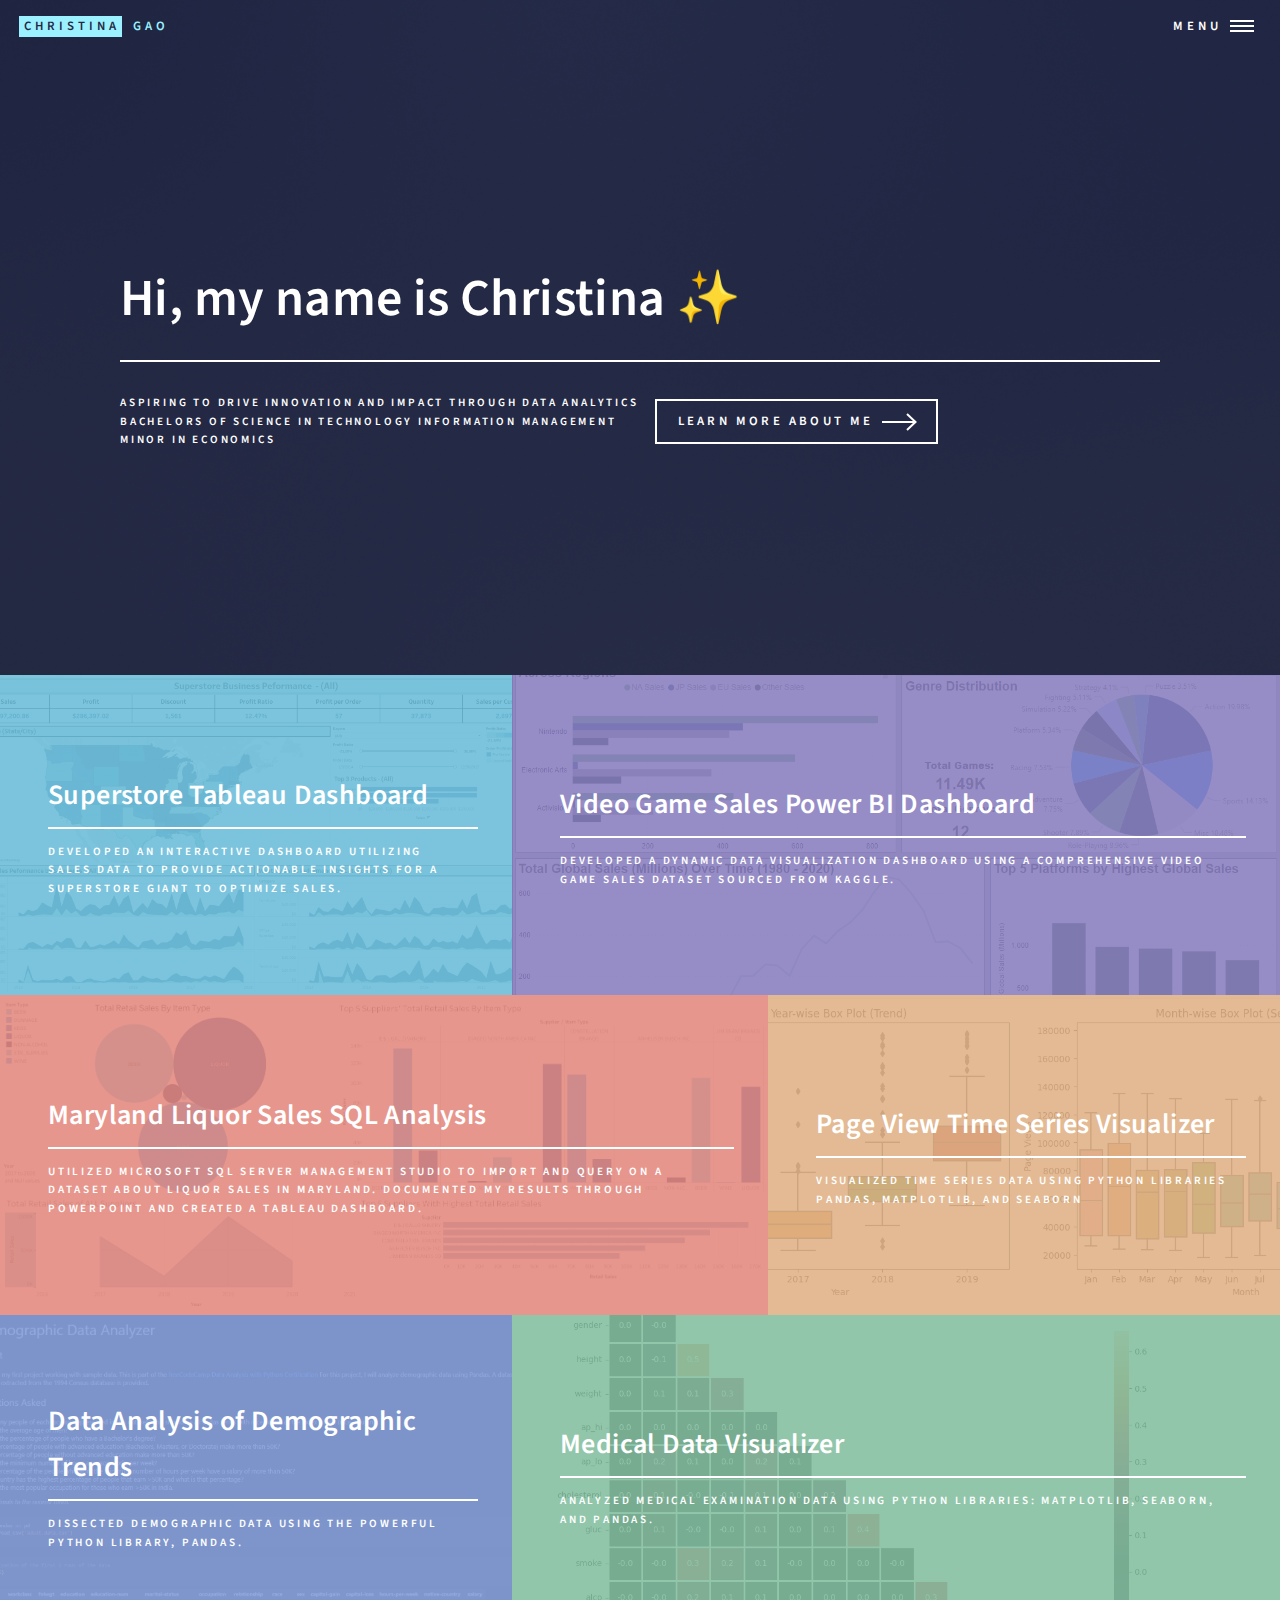
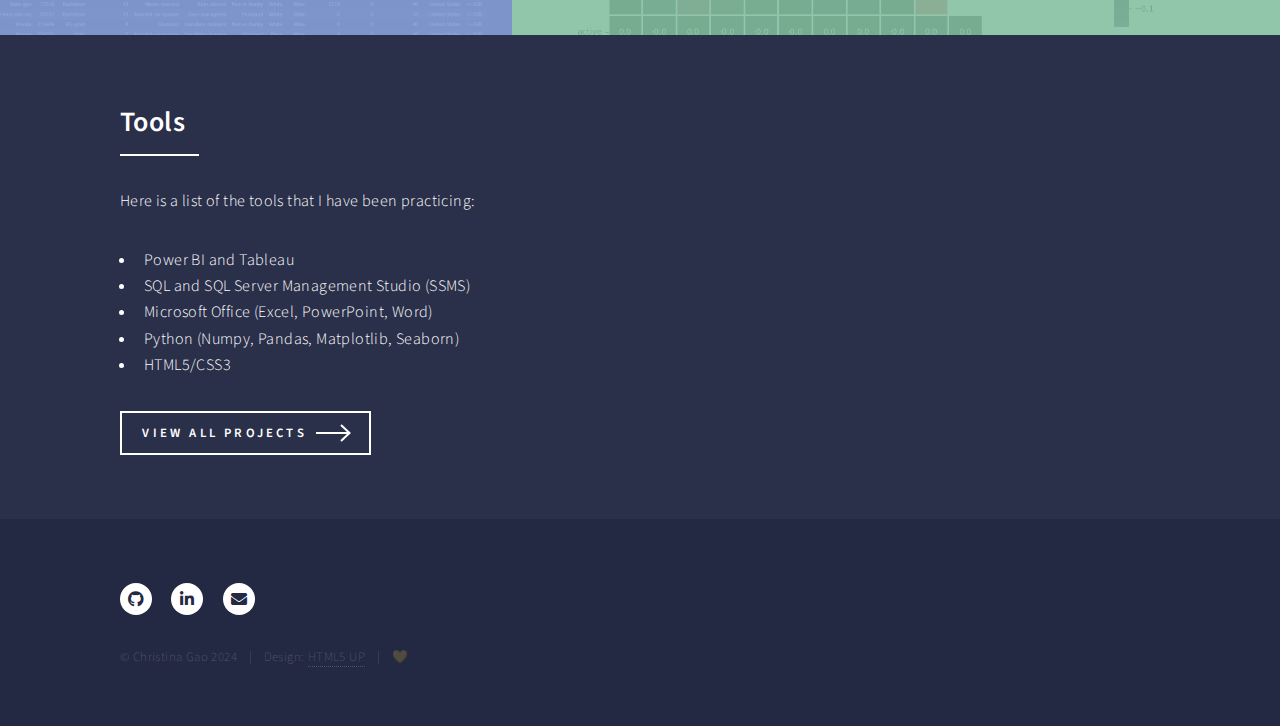
<file: index.html>
<!DOCTYPE HTML>
<!--
	Original: Forty by HTML5 UP
	html5up.net | @ajlkn
	Free for personal and commercial use under the CCA 3.0 license (html5up.net/license)
-->
<html>
	<head>
		<title>Christina Gao Portfolio Home Page</title>
		<meta charset="utf-8" />
		<meta name="viewport" content="width=device-width, initial-scale=1, user-scalable=no" />
		<link rel="stylesheet" href="assets/css/main.css" />
		<noscript><link rel="stylesheet" href="assets/css/noscript.css" /></noscript>
	</head>
	<body class="is-preload">

		<!-- Wrapper -->
			<div id="wrapper">

				<!-- Header -->
					<header id="header" class="alt">
						<a href="index.html" class="logo"><strong>Christina</strong> <span>Gao</span></a>
						<nav>
							<a href="#menu">Menu</a>
						</nav>
					</header>

				<!-- Menu -->
					<nav id="menu">
						<ul class="links">
							<li><a href="index.html">Home</a></li>
							<li><a href="landing.html">Projects</a></li>
							<li><a href="generic.html">About Me</a></li>
						</ul>
					</nav>

				<!-- Banner -->
					<section id="banner" class="major">
						<div class="inner">
							<header class="major">
								<h1>Hi, my name is Christina ✨</h1>
							</header>
							<div class="content">
								<p>Aspiring to Drive Innovation and Impact Through Data Analytics<br>
									Bachelors of Science in Technology Information Management<br>
									Minor in Economics</p>
								<ul class="actions">
									<li><a href="generic.html" class="button next scrolly">Learn More About Me</a></li>
								</ul>
							</div>
						</div>
					</section>

				<!-- Main -->
					<div id="main">

						<!-- One -->
							<section id="one" class="tiles">
								<article>
									<span class="image">
										<img src="images/superstore_img.png" alt="Superstore Dashboard Picture" />
									</span>
									<header class="major">
										<h3><a href="superstore-viz-proj.html" class="link">Superstore Tableau Dashboard</a></h3>
										<p>Developed an interactive dashboard utilizing sales data to provide actionable insights for a Superstore Giant to optimize sales.</p>
									</header>
								</article>
								<article>
									<span class="image">
										<img src="images/game_sales_img.png" alt="Video Game Dashboard Picture" />
									</span>
									<header class="major">
										<h3><a href="video-game-viz-proj.html" class="link">Video Game Sales Power BI Dashboard</a></h3>
										<p>Developed a dynamic data visualization dashboard using a comprehensive video game sales dataset sourced from Kaggle.</p>
									</header>
								</article>
								<article>
									<span class="image">
										<img src="images/maryland_dashboard_img.png" alt="Maryland Dashboard" />
									</span>
									<header class="major">
										<h3><a href="projects/SQL_liquor_sales/liquor_sales_ppt.pdf" class="link" target="_blank">Maryland Liquor Sales SQL Analysis</a></h3>
										<p>Utilized Microsoft SQL Server Management Studio to import and query on a dataset about liquor sales in Maryland. Documented my results through PowerPoint
											and created a Tableau dashboard.
										</p>
									</header>
								</article>
								<article>
									<span class="image">
										<img src="images/time_series_img.png" alt="Time Series Project Photo" />
									</span>
									<header class="major">
										<h3><a href="projects/time_series_analysis/time_series_visualizer.html" class="link" target="_blank">Page View Time Series Visualizer</a></h3>
										<p>Visualized time series data using Python libraries Pandas, Matplotlib, and Seaborn</p>
									</header>
								</article>
								<article>
									<span class="image">
										<img src="images/demographic_img.png" alt="Demographic Analysis Photo" />
									</span>
									<header class="major">
										<h3><a href="projects/demographic_data_analysis/Demographic_Analyzer.ipynb" class="link" target="_blank">Data Analysis of Demographic Trends</a></h3>
										<p>Dissected demographic data using the powerful Python library, Pandas.</p>
									</header>
								</article>
								<article>
									<span class="image">
										<img src="images/heatmap_medical_img.png" alt="Medical Data Photo" />
									</span>
									<header class="major">
										<h3><a href="projects/medical_data_analysis/medical_data_visualizer.ipynb" class="link" target="_blank">Medical Data Visualizer</a></h3>
										<p>Analyzed medical examination data using Python libraries: Matplotlib, Seaborn, and Pandas.</p>
									</header>
								</article>
							</section>

						<!-- Two -->
							<section id="two">
								<div class="inner">
									<header class="major">
										<h2>Tools</h2>
									</header>
									<p>Here is a list of the tools that I have been practicing:</p>
										<ul>
											<li>Power BI and Tableau</li>
											<li>SQL and SQL Server Management Studio (SSMS)</li>
											<li>Microsoft Office (Excel, PowerPoint, Word)</li>
											<li>Python (Numpy, Pandas, Matplotlib, Seaborn)</li>
											<li>HTML5/CSS3</li>
										</ul>
									<ul class="actions">
										<li><a href="landing.html" class="button next">View All Projects</a></li>
									</ul>
								</div>
							</section>

					</div>

				<!-- Contact -->

				<!-- Footer -->
					<footer id="footer">
						<div class="inner">
							<ul class="icons">
								<li><a href="https://github.com/cwgao00" class="icon brands alt fa-github"><span class="label">GitHub</span></a></li>
								<li><a href="https://linkedin.com/in/christinagao1" class="icon brands alt fa-linkedin-in"><span class="label">LinkedIn</span></a></li>
								<li><a href="mailto:christina.gao00@gmail.com" class="icon solid alt fa-envelope"><span class="label">Email</span></a></li>
							</ul>
							<ul class="copyright">
								<li>&copy; Christina Gao 2024</li><li>Design: <a href="https://html5up.net">HTML5 UP</a></li><li>💛</li>
							</ul>
						</div>
					</footer>

			</div>

		<!-- Scripts -->
			<script src="assets/js/jquery.min.js"></script>
			<script src="assets/js/jquery.scrolly.min.js"></script>
			<script src="assets/js/jquery.scrollex.min.js"></script>
			<script src="assets/js/browser.min.js"></script>
			<script src="assets/js/breakpoints.min.js"></script>
			<script src="assets/js/util.js"></script>
			<script src="assets/js/main.js"></script>

	</body>
</html>
</file>
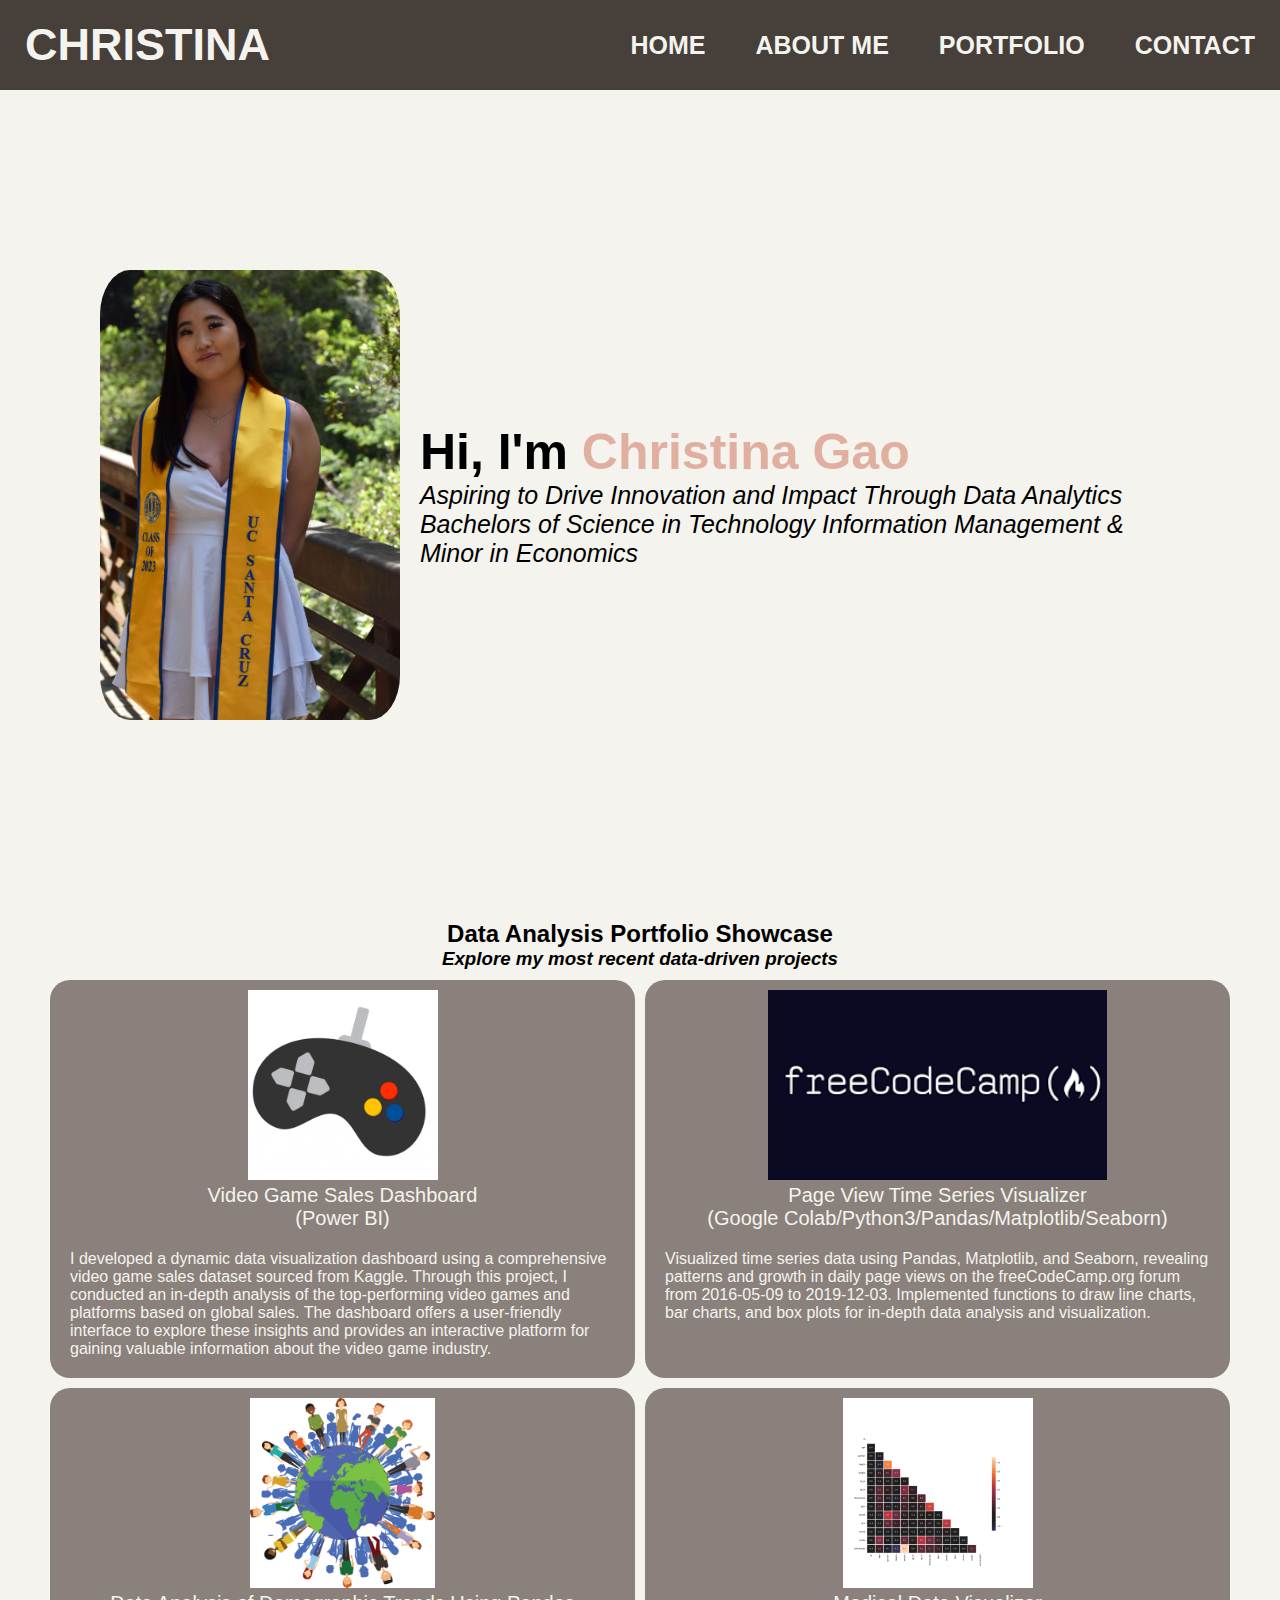
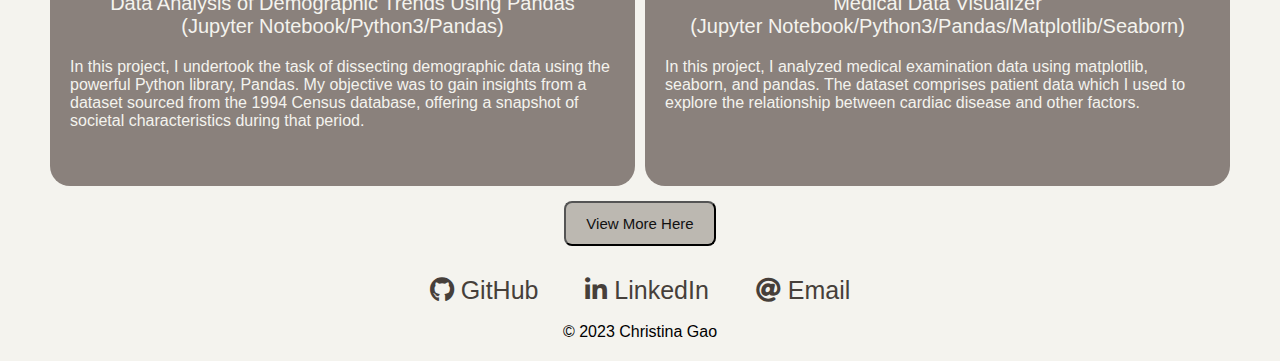
<file: portfolio_website/index.html>
<!DOCTYPE html>
<html>
    <head>
        <meta charset="utf-8">
        <meta name="description" content="Personal Portfolio For Christina Gao">
        <meta name="viewport" content="width=device-width, initial-scale=1.0">
        <title>Christina Gao's Personal Portfolio</title>
        <link rel="stylesheet" type="text/css" href="styles.css">
        <link
          rel="stylesheet"
          href="https://use.fontawesome.com/releases/v5.8.2/css/all.css"/>
      </head>
      
      <body> 
        <!--Top Navigation Bar --> 
        <nav id="navbar">
            <a href="https://cwgao00.github.io" id="header-logo">CHRISTINA</a>
            <ul>
                <li><a href="index.html">HOME</a></li>
                <li><a href="about_me.html">ABOUT ME</a></li>
                <li><a href="projects.html">PORTFOLIO</a></li>
                <li><a href="contact.html">CONTACT</a></li>
            </ul>
        </nav>

        <!--Home Section --> 
        <section id="home-section">
        <div class="intro">
          <img id="main-photo"
            src="images/grad_photo_1.jpg" 
            alt="grad_photo"/>
          <div class="intro-text">
            <h1>Hi, I'm <span class="name">Christina Gao</span></h1>
            <h3>Aspiring to Drive Innovation and Impact Through Data Analytics</h3>
            <h3>Bachelors of Science in Technology Information Management & Minor in Economics</h3>
          </div>
        </div>

        <!--Project Spotlight--> 
        <div class="project-spotlight">
            <h2>Data Analysis Portfolio Showcase</h2>
            <h3>Explore my most recent data-driven projects</h3>
            <div class="spotlight-grid">
                <!-- Project 1 -->
                    <a
                        href="game_sales_dashboard/video_game_sales.pbix"
                        target="_blank"
                        class="spotlight-project-tile">
                    <img
                        class="spotlight-project-image"
                        src="game_sales_dashboard/gaming_pic.gif"
                        alt="project"/>
                    <p class="spotlight-project-title">Video Game Sales Dashboard <br>(Power BI)</p>
                    <p class="spotlight-project-description">I developed a dynamic data visualization dashboard using a comprehensive video game sales dataset sourced from Kaggle. Through this project, 
                        I conducted an in-depth analysis of the top-performing video games and platforms based on global sales. The dashboard offers a user-friendly
                        interface to explore these insights and provides an interactive platform for gaining valuable information about the video game industry. </p>
                    </a>
                <!-- Project 2 -->
                    <a
                        href="time_series_analysis/time_series_visualizer.html"
                        target="_blank"
                        class="spotlight-project-tile">
                    <img
                        class="spotlight-project-image"
                        src="time_series_analysis/time_series_img.png"
                        alt="project"/>
                    <p class="spotlight-project-title">Page View Time Series Visualizer <br>(Google Colab/Python3/Pandas/Matplotlib/Seaborn)</p>
                    <p class="spotlight-project-description">Visualized time series data using Pandas, Matplotlib, and Seaborn, revealing patterns and growth in daily page views on the freeCodeCamp.org forum from 2016-05-09 to 2019-12-03. 
                        Implemented functions to draw line charts, bar charts, and box plots for in-depth data analysis and visualization.</p>
                    </a>
                <!-- Project 3 -->
                    <a
                        href="demographic_data_analysis/Demographic_Analyzer.ipynb"
                        target="_blank"
                        class="spotlight-project-tile">
                    <img
                        class="spotlight-project-image"
                        src="demographic_data_analysis/demo_photo.jpg"
                        alt="project"/>
                    <p class="spotlight-project-title">Data Analysis of Demographic Trends Using Pandas <br>(Jupyter Notebook/Python3/Pandas)</p>
                    <p class="spotlight-project-description">In this project, I undertook the task of dissecting demographic data using the powerful Python library, Pandas. 
                        My objective was to gain insights from a dataset sourced from the 1994 Census database, offering a snapshot of societal characteristics during that period.</p>
                    </a>
                <!-- Project 4 -->
                    <a
                        href="medical_data_analysis/medical_data_visualizer.ipynb"
                        target="_blank"
                        class="spotlight-project-tile">
                    <img
                        class="spotlight-project-image"
                        src="medical_data_analysis/heatmap.png"
                        alt="product page project"/>
                    <p class="spotlight-project-title">Medical Data Visualizer <br>(Jupyter Notebook/Python3/Pandas/Matplotlib/Seaborn)</p>
                    <p class="spotlight-project-description">In this project, I analyzed medical examination data using matplotlib, seaborn, and pandas. 
                        The dataset comprises patient data which I used to explore the relationship between cardiac disease and other factors.</p>
                    </a>
            </div>
            <button class="more-button" role="button" onClick="location.href='projects.html'">View More Here</button>
        </div>
      </section>
      
      <!--Contacts Section--> 
    <section id="contacts-section-home">
        <div class="social-icons">
            <a
              id="profile-link"
              href="https://github.com/cwgao00"
              target="_blank"
              class="button contact-details">
              <i class="fab fa-github"></i> GitHub</a>
            <a 
              id="profile-link"
              href="https://linkedin.com/in/christinagao1"
              target="_blank"
              class="button contact-details">
              <i class="fab fa-linkedin-in"></i> LinkedIn</a>
            <a 
              id="profile-link"
              href="mailto:christina.gao00@gmail.com"
              target="_blank"
              class="button contact-details">
              <i class="fas fa-at"></i> Email</a>
          </div>
          <p><br>© 2023 Christina Gao</p>
      </section>
    </body>
</html>
</file>
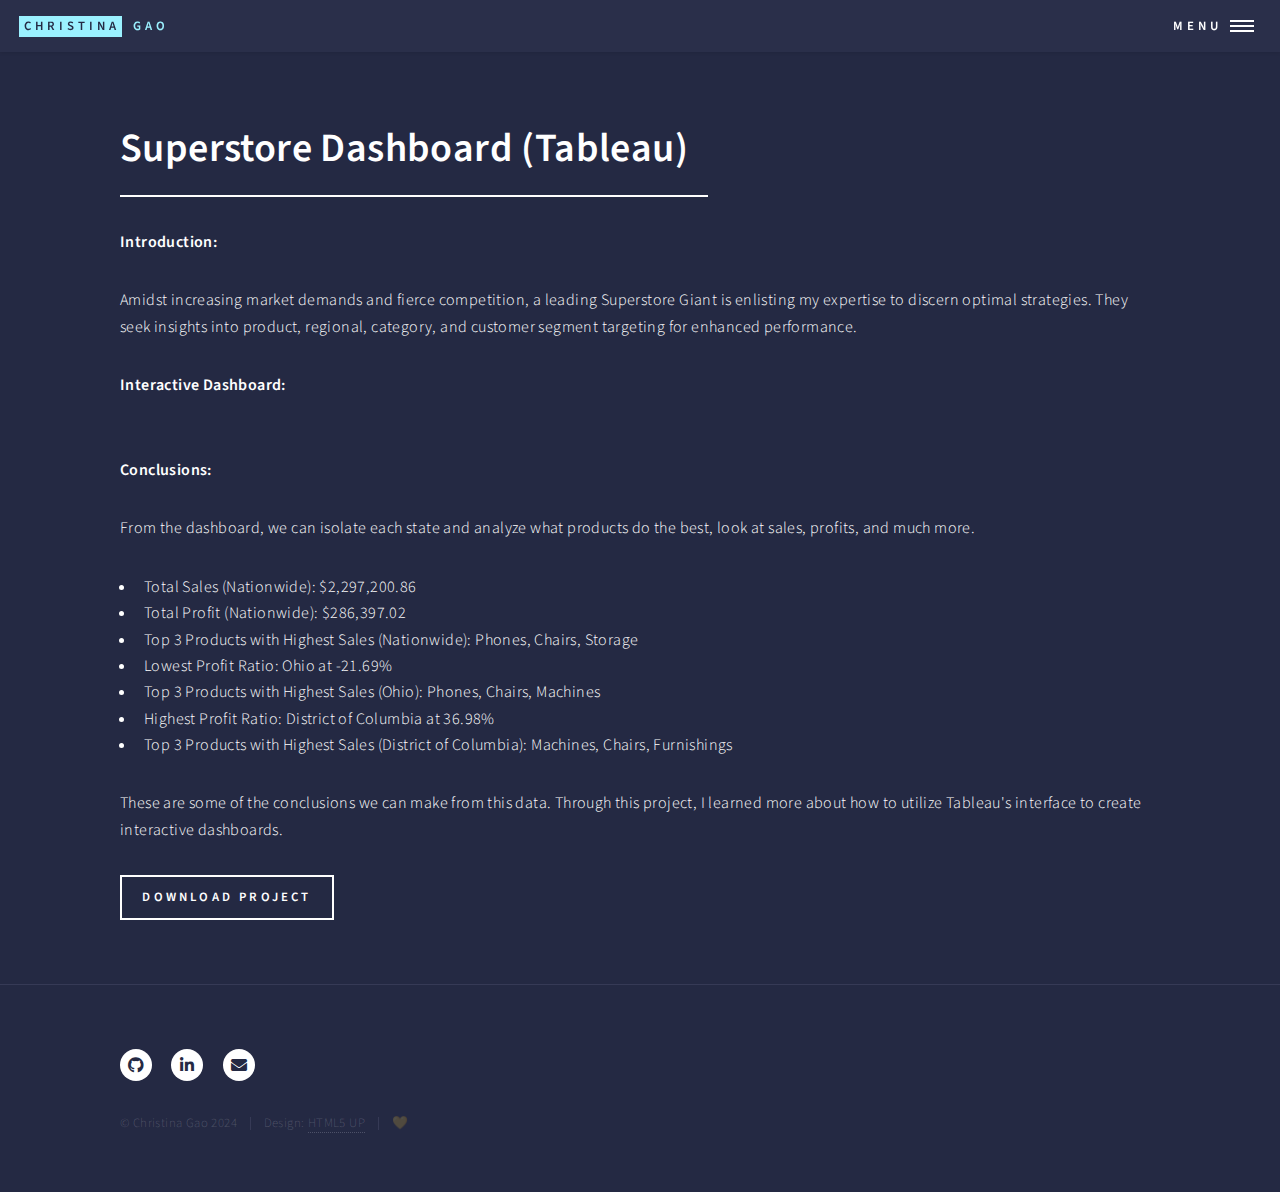
<file: superstore-viz-proj.html>
<!DOCTYPE HTML>
<!--
	Forty by HTML5 UP
	html5up.net | @ajlkn
	Free for personal and commercial use under the CCA 3.0 license (html5up.net/license)
-->
<html>
	<head>
		<title>Tableau Superstore Visualization</title>
		<meta charset="utf-8" />
		<meta name="viewport" content="width=device-width, initial-scale=1, user-scalable=no" />
		<link rel="stylesheet" href="assets/css/main.css" />
		<noscript><link rel="stylesheet" href="assets/css/noscript.css" /></noscript>
	</head>
	<body class="is-preload">

		<!-- Wrapper -->
			<div id="wrapper">

				<!-- Header -->
					<header id="header">
						<a href="index.html" class="logo"><strong>Christina</strong> <span>Gao</span></a>
						<nav>
							<a href="#menu">Menu</a>
						</nav>
					</header>

				<!-- Menu -->
					<nav id="menu">
						<ul class="links">
							<li><a href="index.html">Home</a></li>
							<li><a href="landing.html">Projects</a></li>
							<li><a href="generic.html">About Me</a></li>
						</ul>
					</nav>

				<!-- Main -->
					<div id="main" class="alt">

						<!-- One -->
							<section id="one">
								<div class="inner">
									<header class="major">
										<h1>Superstore Dashboard (Tableau)</h1>
									</header>
									<p><b>Introduction: </b></p>
									<p>Amidst increasing market demands and fierce competition, a leading Superstore Giant is enlisting my expertise to discern optimal strategies. They seek insights into product, regional, 
										category, and customer segment targeting for enhanced performance.</p>
									<p><b>Interactive Dashboard: </b></p>
									<div class='tableauPlaceholder' id='viz1710104832631' style='position: relative'>
										<noscript>
											<a href='#'><img alt='Business Performance ' src='https:&#47;&#47;public.tableau.com&#47;static&#47;images&#47;Su&#47;SuperstoreDataset_17100385133570&#47;BusinessPerformance&#47;1_rss.png' style='border: none' /></a>
										</noscript>
										<object class='tableauViz'  style='display:none;'>
											<param name='host_url' value='https%3A%2F%2Fpublic.tableau.com%2F' />
											<param name='embed_code_version' value='3' />
											<param name='site_root' value='' />
											<param name='name' value='SuperstoreDataset_17100385133570&#47;BusinessPerformance' />
											<param name='tabs' value='no' />
											<param name='toolbar' value='yes' />
											<param name='static_image' value='https:&#47;&#47;public.tableau.com&#47;static&#47;images&#47;Su&#47;SuperstoreDataset_17100385133570&#47;BusinessPerformance&#47;1.png' />
											<param name='animate_transition' value='yes' />
											<param name='display_static_image' value='yes' />
											<param name='display_spinner' value='yes' />
											<param name='display_overlay' value='yes' />
											<param name='display_count' value='yes' />
											<param name='language' value='en-US' />
											<param name='filter' value='publish=yes' />
										</object>
									</div>
									<script type='text/javascript'>
										var divElement = document.getElementById('viz1710104832631');
										var vizElement = divElement.getElementsByTagName('object')[0];
										if ( divElement.offsetWidth > 800 ) {
											vizElement.style.width='100%';
											vizElement.style.height=(divElement.offsetWidth*0.75)+'px';
										} else if ( divElement.offsetWidth > 500 ) {
											vizElement.style.width='100%';
											vizElement.style.height=(divElement.offsetWidth*0.75)+'px';
										} else {
											vizElement.style.width='100%';
											vizElement.style.height='1527px';
										}
										var scriptElement = document.createElement('script');
										scriptElement.src = 'https://public.tableau.com/javascripts/api/viz_v1.js';
										vizElement.parentNode.insertBefore(scriptElement, vizElement);
									</script>
									<br>
                                    <p><b>Conclusions: </b></p>
									<p>From the dashboard, we can isolate each state and analyze what products do the best, look at sales, profits, and much more.</p>
									<ul>
										<li>Total Sales (Nationwide): $2,297,200.86</li>
										<li>Total Profit (Nationwide): $286,397.02</li>
										<li>Top 3 Products with Highest Sales (Nationwide): Phones, Chairs, Storage</li>
										<li>Lowest Profit Ratio: Ohio at -21.69%</li>
										<li>Top 3 Products with Highest Sales (Ohio): Phones, Chairs, Machines</li>
										<li>Highest Profit Ratio: District of Columbia at 36.98%</li>
										<li>Top 3 Products with Highest Sales (District of Columbia): Machines, Chairs, Furnishings</li>
									</ul>
									<p>These are some of the conclusions we can make from this data. Through this project, I learned more about how to utilize Tableau's interface to create interactive dashboards.</p>
									<ul class="actions">
										<li><a href="projects/superstore_dashboard/Superstore Dataset.twbx" class="button" target="_blank">Download Project</a></li>
									</ul>
								</div>
							</section>

					</div>

				<!-- Footer -->
					<footer id="footer">
						<div class="inner">
							<ul class="icons">
								<li><a href="https://github.com/cwgao00" class="icon brands alt fa-github"><span class="label">GitHub</span></a></li>
								<li><a href="https://linkedin.com/in/christinagao1" class="icon brands alt fa-linkedin-in"><span class="label">LinkedIn</span></a></li>
								<li><a href="mailto:christina.gao00@gmail.com" class="icon solid alt fa-envelope"><span class="label">Email</span></a></li>
							</ul>
							<ul class="copyright">
								<li>&copy; Christina Gao 2024</li><li>Design: <a href="https://html5up.net">HTML5 UP</a></li><li>💛</li>
							</ul>
						</div>
					</footer>

			</div>

		<!-- Scripts -->
			<script src="assets/js/jquery.min.js"></script>
			<script src="assets/js/jquery.scrolly.min.js"></script>
			<script src="assets/js/jquery.scrollex.min.js"></script>
			<script src="assets/js/browser.min.js"></script>
			<script src="assets/js/breakpoints.min.js"></script>
			<script src="assets/js/util.js"></script>
			<script src="assets/js/main.js"></script>

	</body>
</html>
</file>
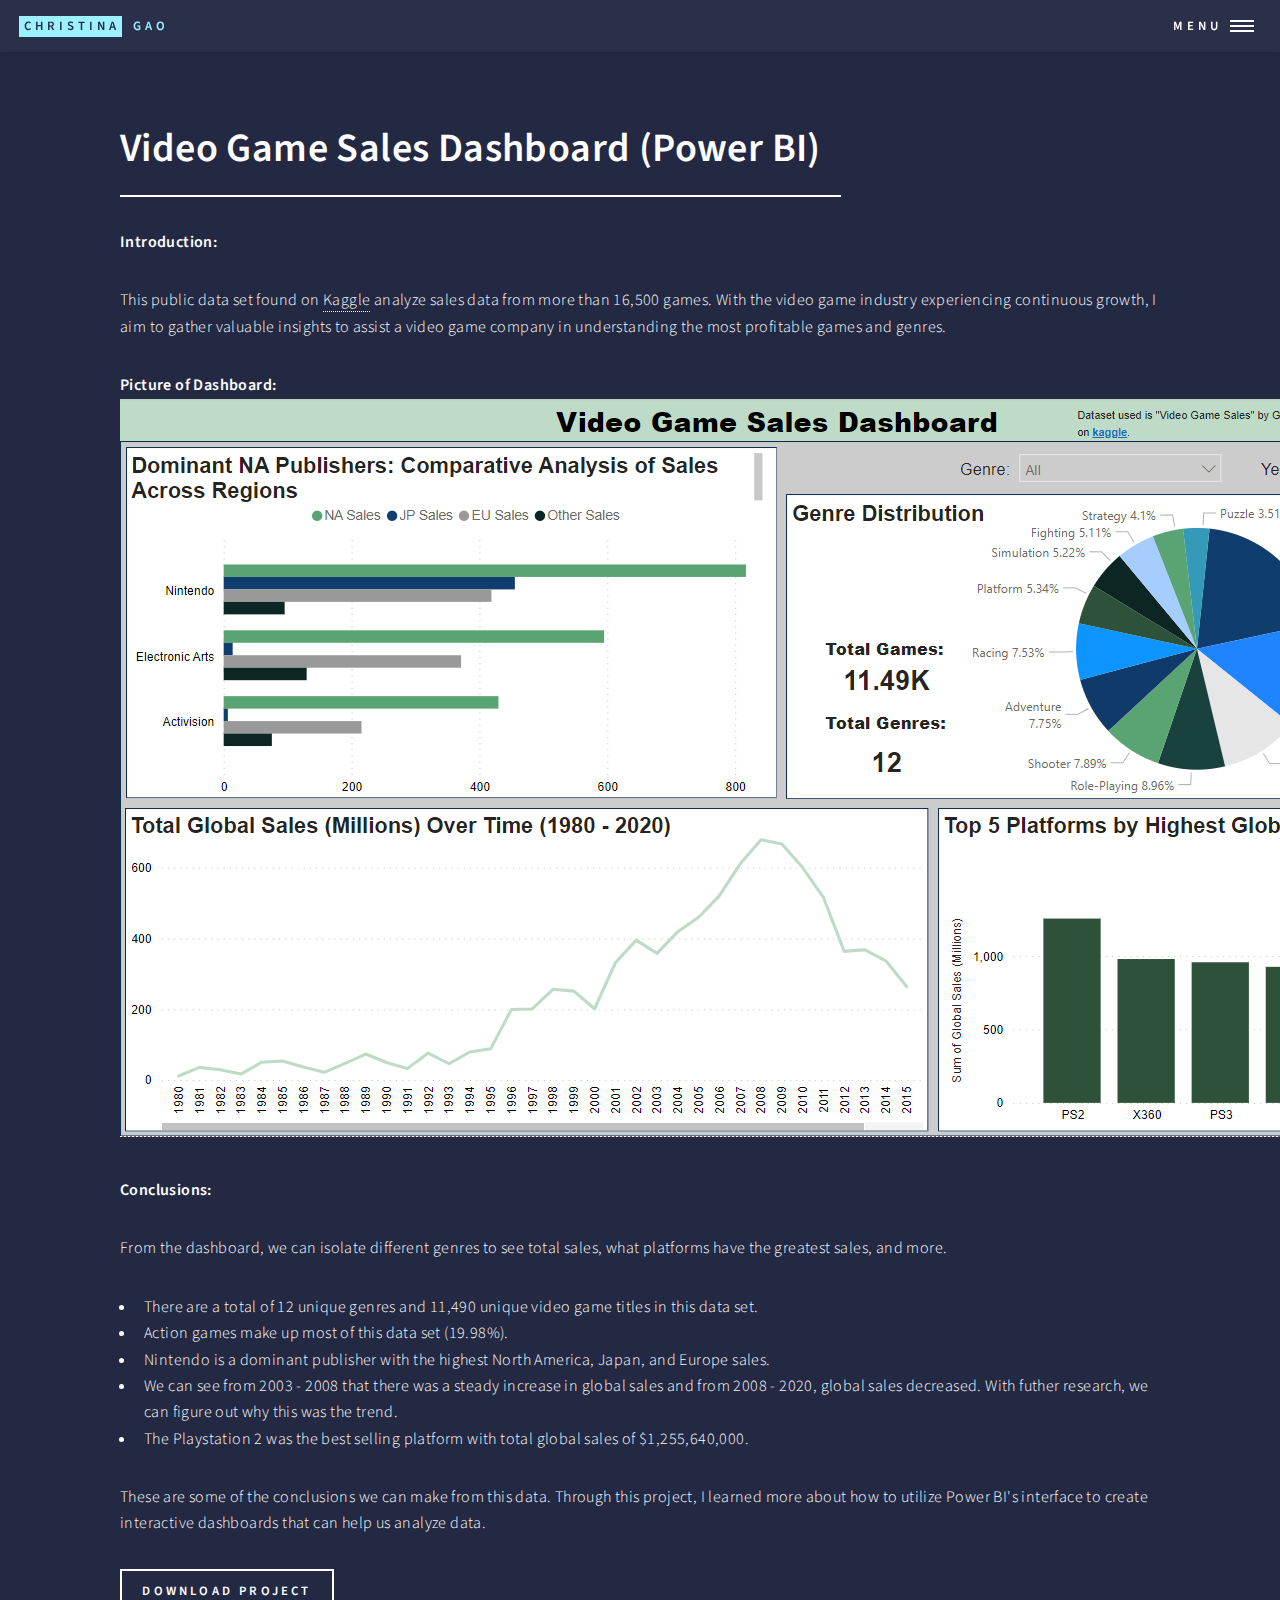
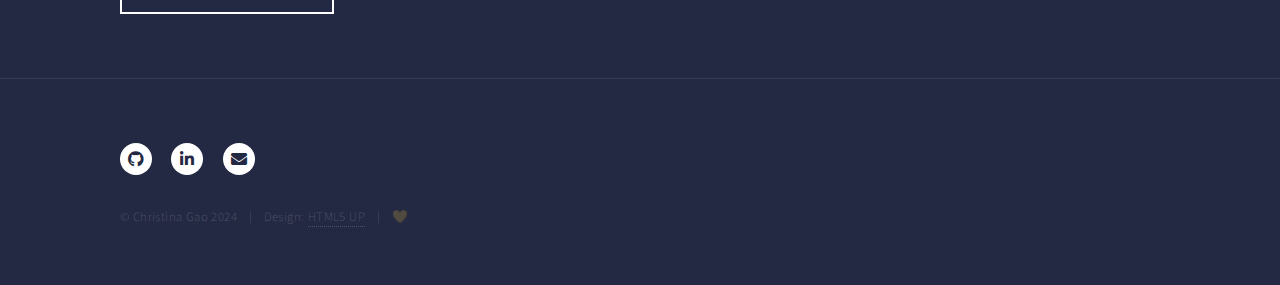
<file: video-game-viz-proj.html>
<!DOCTYPE HTML>
<!--
	Forty by HTML5 UP
	html5up.net | @ajlkn
	Free for personal and commercial use under the CCA 3.0 license (html5up.net/license)
-->
<html>
	<head>
		<title>Power BI Video Game Visualization</title>
		<meta charset="utf-8" />
		<meta name="viewport" content="width=device-width, initial-scale=1, user-scalable=no" />
		<link rel="stylesheet" href="assets/css/main.css" />
		<noscript><link rel="stylesheet" href="assets/css/noscript.css" /></noscript>
	</head>
	<body class="is-preload">

		<!-- Wrapper -->
			<div id="wrapper">

				<!-- Header -->
					<header id="header">
						<a href="index.html" class="logo"><strong>Christina</strong> <span>Gao</span></a>
						<nav>
							<a href="#menu">Menu</a>
						</nav>
					</header>

				<!-- Menu -->
					<nav id="menu">
						<ul class="links">
							<li><a href="index.html">Home</a></li>
							<li><a href="landing.html">Projects</a></li>
							<li><a href="generic.html">About Me</a></li>
						</ul>
					</nav>

				<!-- Main -->
					<div id="main" class="alt">

						<!-- One -->
							<section id="one">
								<div class="inner">
									<header class="major">
										<h1>Video Game Sales Dashboard (Power BI)</h1>
									</header>
									<p><b>Introduction: </b></p>
									<p>This public data set found on <a href="https://www.kaggle.com/datasets/gregorut/videogamesales" target="_blank">Kaggle</a> analyze sales data from more than 16,500 games. With the video game industry
										 experiencing continuous growth, I aim to gather valuable insights to assist a video game company in understanding the most profitable games and genres.</p>
                                    <p><b>Picture of Dashboard: </b>
									<span class="image">
											<img src="images/game_sales_img.png" alt="Video Game Dashboard" />
									</span>
                                    <p><b>Conclusions: </b></p>
									<p>From the dashboard, we can isolate different genres to see total sales, what platforms have the greatest sales, and more.</p>
									<ul>
										<li>There are a total of 12 unique genres and 11,490 unique video game titles in this data set.</li>
										<li>Action games make up most of this data set (19.98%).</li>
										<li>Nintendo is a dominant publisher with the highest North America, Japan, and Europe sales.</li>
										<li>We can see from 2003 - 2008 that there was a steady increase in global sales and from 2008 - 2020, global sales decreased. With futher research, we can figure out why this was the trend.</li>
										<li>The Playstation 2 was the best selling platform with total global sales of $1,255,640,000.</li>
									</ul>
									<p>These are some of the conclusions we can make from this data. Through this project, I learned more about how to utilize Power BI's interface to create interactive dashboards that can help us analyze data.</p>
									<ul class="actions">
										<li><a href="projects/game_sales_dashboard/video_game_sales.pbix" class="button" target="_blank">Download Project</a></li>
									</ul>
								</div>
							</section>

					</div>

				<!-- Footer -->
					<footer id="footer">
						<div class="inner">
							<ul class="icons">
								<li><a href="https://github.com/cwgao00" class="icon brands alt fa-github"><span class="label">GitHub</span></a></li>
								<li><a href="https://linkedin.com/in/christinagao1" class="icon brands alt fa-linkedin-in"><span class="label">LinkedIn</span></a></li>
								<li><a href="mailto:christina.gao00@gmail.com" class="icon solid alt fa-envelope"><span class="label">Email</span></a></li>
							</ul>
							<ul class="copyright">
								<li>&copy; Christina Gao 2024</li><li>Design: <a href="https://html5up.net">HTML5 UP</a></li><li>💛</li>
							</ul>
						</div>
					</footer>

			</div>

		<!-- Scripts -->
			<script src="assets/js/jquery.min.js"></script>
			<script src="assets/js/jquery.scrolly.min.js"></script>
			<script src="assets/js/jquery.scrollex.min.js"></script>
			<script src="assets/js/browser.min.js"></script>
			<script src="assets/js/breakpoints.min.js"></script>
			<script src="assets/js/util.js"></script>
			<script src="assets/js/main.js"></script>

	</body>
</html>
</file>
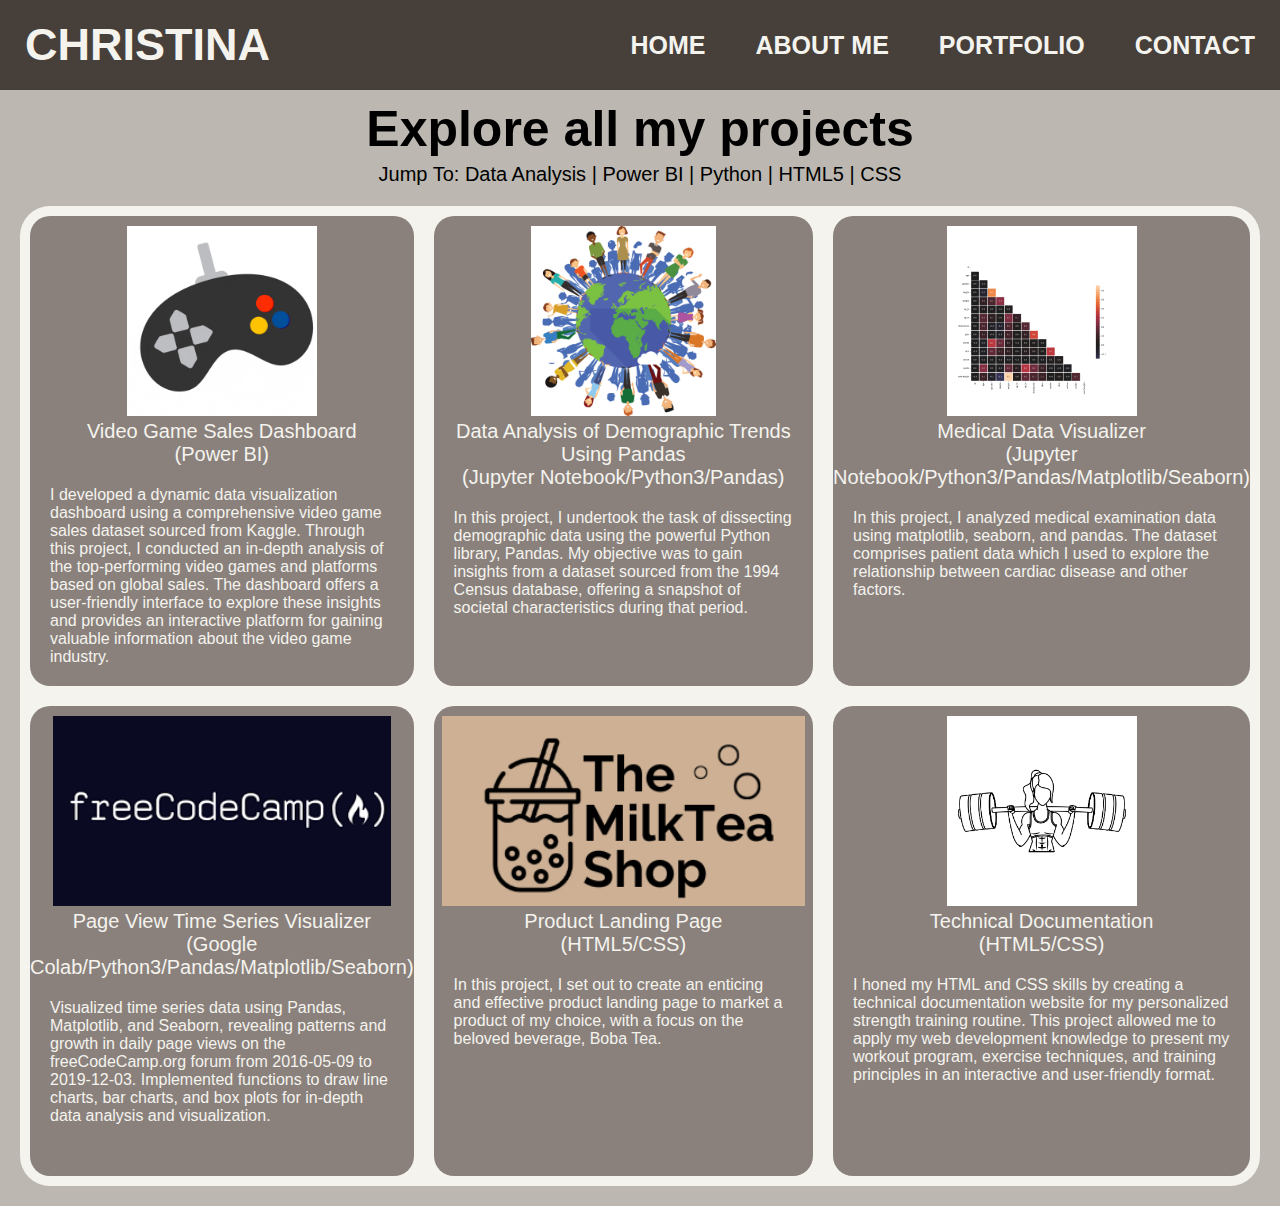
<file: portfolio_website/projects.html>
<!DOCTYPE html>
<html lang="en">
  <head>
    <meta charset="utf-8">
    <meta name="description" content="Personal Portfolio For Christina Gao">
    <meta name="viewport" content="width=device-width, initial-scale=1.0">
    <title>Christina Gao's Personal Portfolio</title>
    <link rel="stylesheet" type="text/css" href="styles.css">
    <link
      rel="stylesheet"
      href="https://use.fontawesome.com/releases/v5.8.2/css/all.css"/>
  </head>

  <body>
    <!--Top Navigation Bar --> 
    <nav id="navbar">
        <a href="https://cwgao00.github.io" id="header-logo">CHRISTINA</a>
        <ul>
            <li><a href="index.html">HOME</a></li>
            <li><a href="about_me.html">ABOUT ME</a></li>
            <li><a href="projects.html">PORTFOLIO</a></li>
            <li><a href="contact.html">CONTACT</a></li>
        </ul>
    </nav>

    <!--Projects Section --> 
    <section id="project-section">
        <h1>Explore all my projects</h1>
        <h3>Jump To: Data Analysis | Power BI | Python | HTML5 | CSS</h3>
        <div class="project-grid-background">
            <div class="project-grid">
            <!-- Project 1 -->
            <a
        href="game_sales_dashboard/video_game_sales.pbix"
        target="_blank"
        class="project-tile">
        <img
            class="project-image"
            src="game_sales_dashboard/gaming_pic.gif"
            alt="project"/>
        <p class="project-title">Video Game Sales Dashboard <br>(Power BI)</p>
        <p class="project-description">I developed a dynamic data visualization dashboard using a comprehensive video game sales dataset sourced from Kaggle. Through this project, 
          I conducted an in-depth analysis of the top-performing video games and platforms based on global sales. The dashboard offers a user-friendly
           interface to explore these insights and provides an interactive platform for gaining valuable information about the video game industry. </p>
        </a>
        <!-- Project 2 -->
        <a
          href="demographic_data_analysis/Demographic_Analyzer.ipynb"
          target="_blank"
          class="project-tile">
          <img
              class="project-image"
              src="demographic_data_analysis/demo_photo.jpg"
              alt="project"/>
          <p class="project-title">Data Analysis of Demographic Trends Using Pandas <br>(Jupyter Notebook/Python3/Pandas)</p>
          <p class="project-description">In this project, I undertook the task of dissecting demographic data using the powerful Python library, Pandas. 
            My objective was to gain insights from a dataset sourced from the 1994 Census database, offering a snapshot of societal characteristics during that period.</p>
        </a>
          <!-- Project 3 -->
          <a
          href="medical_data_analysis/medical_data_visualizer.ipynb"
          target="_blank"
          class="project-tile">
          <img
              class="project-image"
              src="medical_data_analysis/heatmap.png"
              alt="product page project"/>
          <p class="project-title">Medical Data Visualizer <br>(Jupyter Notebook/Python3/Pandas/Matplotlib/Seaborn)</p>
          <p class="project-description">In this project, I analyzed medical examination data using matplotlib, seaborn, and pandas. 
            The dataset comprises patient data which I used to explore the relationship between cardiac disease and other factors.</p>
          </a>
          <!-- Project 4 -->
          <a
          href="time_series_analysis/time_series_visualizer.html"
          target="_blank"
          class="project-tile">
          <img
              class="project-image"
              src="time_series_analysis/time_series_img.png"
              alt="project"/>
          <p class="project-title">Page View Time Series Visualizer <br>(Google Colab/Python3/Pandas/Matplotlib/Seaborn)</p>
          <p class="project-description">Visualized time series data using Pandas, Matplotlib, and Seaborn, revealing patterns and growth in daily page views on the freeCodeCamp.org forum from 2016-05-09 to 2019-12-03. 
            Implemented functions to draw line charts, bar charts, and box plots for in-depth data analysis and visualization.</p>
          </a>
          <!-- Project 5 -->
          <a
          href="product_page/boba_page.html"
          target="_blank"
          class="project-tile">
          <img
              class="project-image"
              src="product_page/boba_logo.png"
              alt="product page project"/>
          <p class="project-title">Product Landing Page <br>(HTML5/CSS)</p>
          <p class="project-description">In this project, I set out to create an enticing and effective product landing page to market a product of my choice, with a focus on the beloved beverage, Boba Tea.</p>
          </a>
          <!-- Project 6 -->
          <a
          href="/tech_doc/tech_document.html"
          target="_blank"
          class="project-tile">
          <img
              class="project-image"
              src="tech_doc/tech_doc_photo.jpg"
              alt="tech doc project"/>
          <p class="project-title">Technical Documentation <br>(HTML5/CSS)</p>
          <p class="project-description">I honed my HTML and CSS skills by creating a technical documentation website for my personalized strength training routine. This project allowed me to apply my web development knowledge
             to present my workout program, exercise techniques, and training principles in an interactive and user-friendly format.</p>
          </a>
      </div>
    </div>
  </section>
  </body>
  </html>
</file>
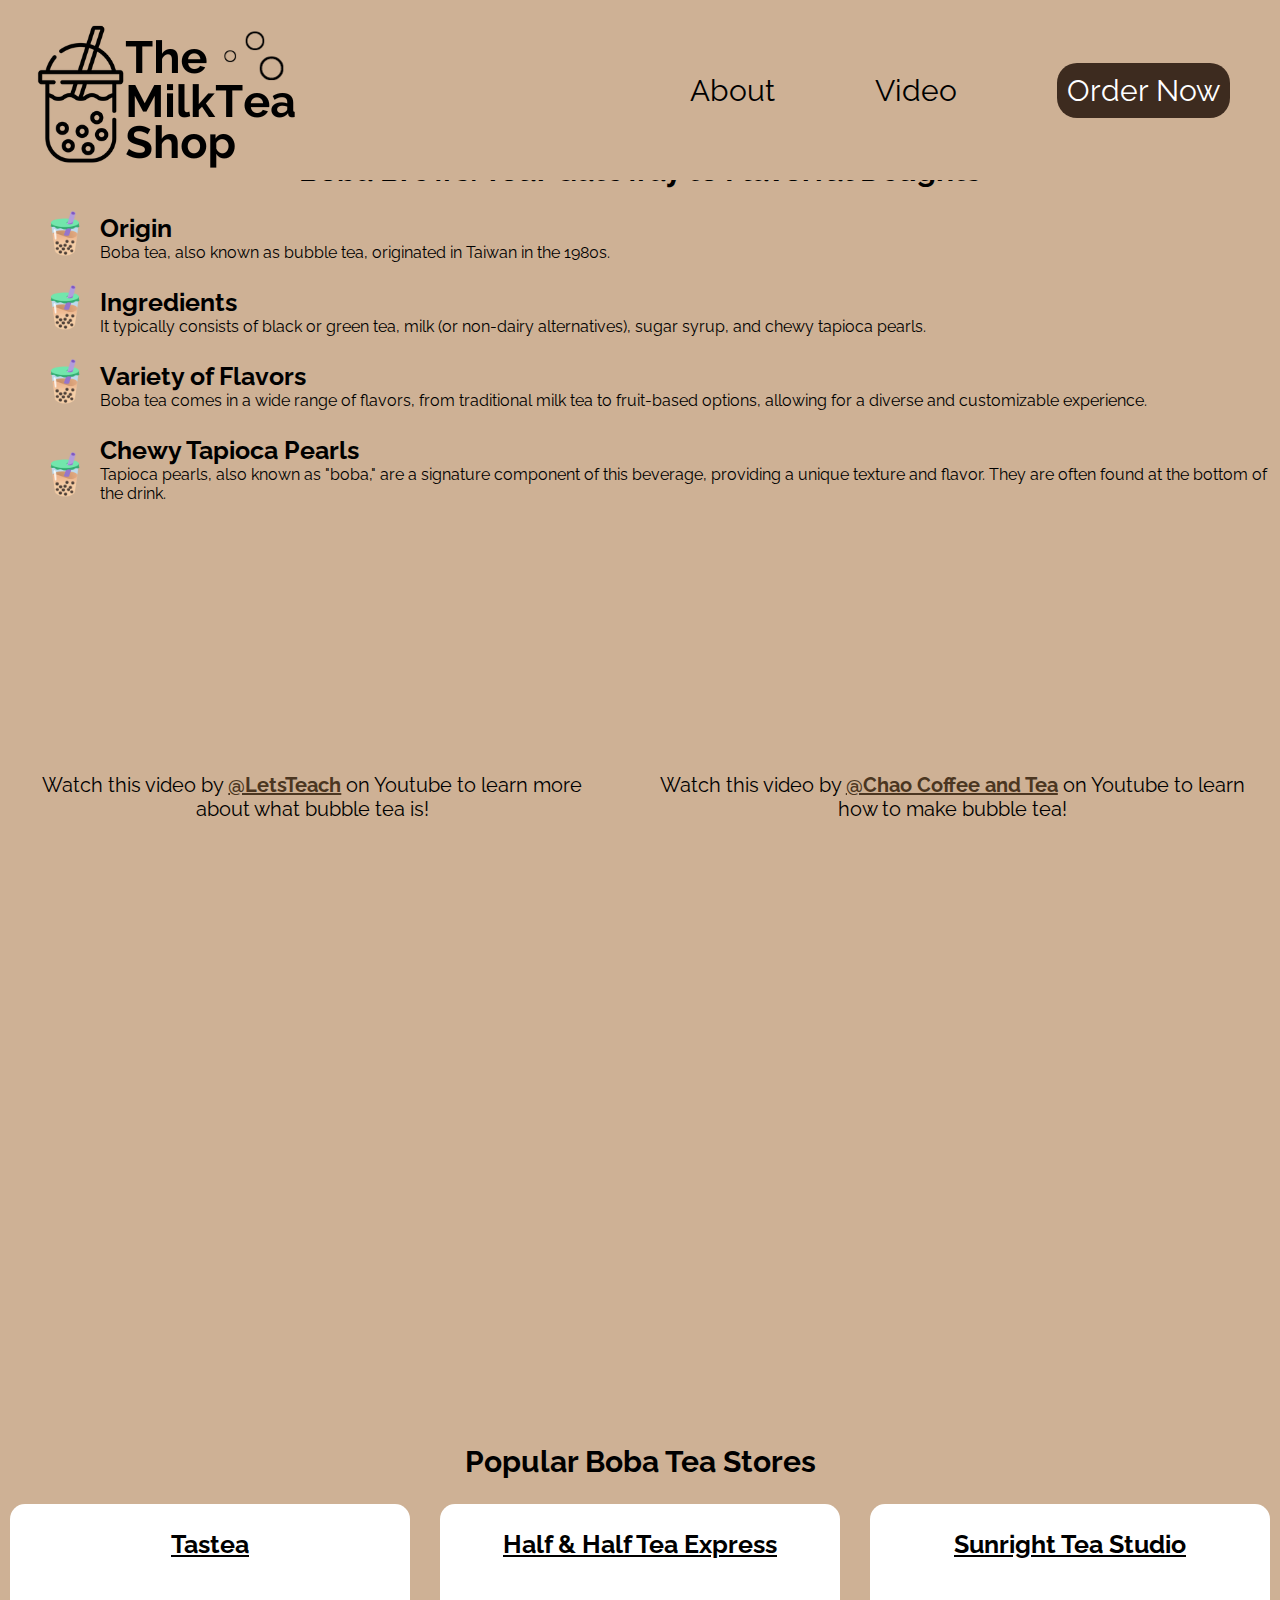
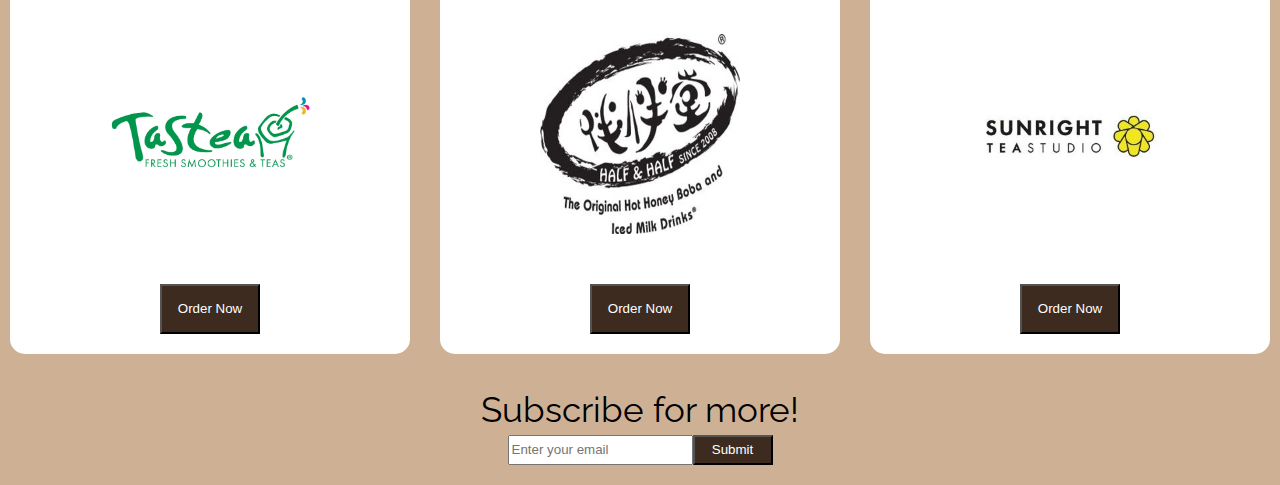
<file: portfolio_website/product_page/boba_page.html>
<!DOCTYPE html>
<html lang="en">
  <head>
    <meta charset="utf-8">
    <title>Product Page For Boba Tea</title>
    <meta name="description" content="Product Landing Page For Boba Tea">
    <link rel="stylesheet" href="product_styles.css">
    <link href='https://fonts.googleapis.com/css?family=Raleway' rel='stylesheet'>
  </head>

  <body>
    <!-- Header Section + Nav Bar -->
    <section class="header-section">
      <header id="header">
        <img id="header-img" src="boba_logo.png" alt="Image of boba tea"/>
        <nav id="nav-bar">
          <ul>
            <li>
              <a class="nav-link" href="#About">About</a></li>
            <li>
              <a class="nav-link" href="#video">Video</a></li>
            <li>
              <a class="nav-link order-now" href="#Stores">Order Now</a></li>
        </ul>
        </nav> 
      </header>
    </section>

    <!-- About Section -->
    <section id="About">
      <h2>Boba Brews: Your Gateway to Flavorful Delights</h2>
      <ul class="about-section">
        <li><h3>Origin</h3>Boba tea, also known as bubble tea, originated in Taiwan in the 1980s.</li>
        <li><h3>Ingredients</h3>It typically consists of black or green tea, milk (or non-dairy alternatives), sugar syrup, and chewy tapioca pearls.</li>
        <li><h3>Variety of Flavors</h3>Boba tea comes in a wide range of flavors, from traditional milk tea to fruit-based options, allowing for a diverse and customizable experience.</li>
        <li><h3>Chewy Tapioca Pearls</h3>Tapioca pearls, also known as "boba," are a signature component of this beverage, providing a unique texture and flavor. They are often found at the bottom of the drink.</li>
      </ul>
    </div>

    <!-- Video Section -->
    <section id="video" class="video-section">
      <div class="vid">
        <p>Watch this video by 
          <a class="channel" href="https://www.youtube.com/@LetsTeach" target="_blank">@LetsTeach</a>
           on Youtube to learn more about what bubble tea is!</p>
        <iframe
          src="https://www.youtube.com/embed/ZAGSkE9TAqU?si=lxAsNnH3CJbP6Rko"
          title="What Is Boba Tea Video"
          frameborder="0"
          allow="accelerometer; autoplay; clipboard-write; encrypted-media; gyroscope; picture-in-picture; web-share"
          allowfullscreen>
        </iframe>
      </div>
      <div class="vid">
        <p>Watch this video by 
          <a class="channel" href="https://www.youtube.com/@rizasri" target="_blank">@Chao Coffee and Tea</a> 
          on Youtube to learn how to make bubble tea!</p>
        <iframe
        src="https://www.youtube.com/embed/AvQSFzH_sx8?si=6ccEZPCkVzD-YWHr"
        title="How To Make Boba Tea video-section"
        frameborder="0"
        allow="accelerometer; autoplay; clipboard-write; encrypted-media; gyroscope; picture-in-picture; web-share"
        allowfullscreen>
        </iframe>
      </div>
    </section>

    <!-- Order Now (Stores) Section -->
    <section class="stores-section">
      <h2 id="Stores">Popular Boba Tea Stores</h2>
      <div class="stores-grid">
        <div class="Stores"> 
          <h3>Tastea</h3>
          <img class="store-img" src="tastea.jpg" alt="Tastea Logo"/>
          <a href="https://order.gotastea.com/" target="_blank"><button>Order Now</button></a>
        </div>
        <div class="Stores">
          <h3>Half & Half Tea Express</h3>
          <img class="store-img" src="half&half.jpeg" alt="Half & Half Tea Express Logo"/>
          <a href="http://www.halfandhalfteaexpress.com/menu/" target="_blank"><button>Order Now</button></a>
        </div>
        <div class="Stores">
          <h3>Sunright Tea Studio</h3>
          <img class="store-img" src="sunright.jpg" alt="Sunright Tea Studio Logo"/>
          <a href="https://www.snrtea.com/order-online-south-cali" target="_blank"><button>Order Now</button></a>
        </div>
    </div>
    </section>

    <!-- Form Section -->
    <section class="form-section">
      <p id="form-description">Subscribe for more!</p>
      <form id="form" action="https://www.freecodecamp.com/email-submit" method="get">
        <input id="email" type="email" name="email" placeholder="Enter your email"></input>
        <input id="submit" type="submit"></input>
      </form>
    </section>
  </body>
</html>
</file>
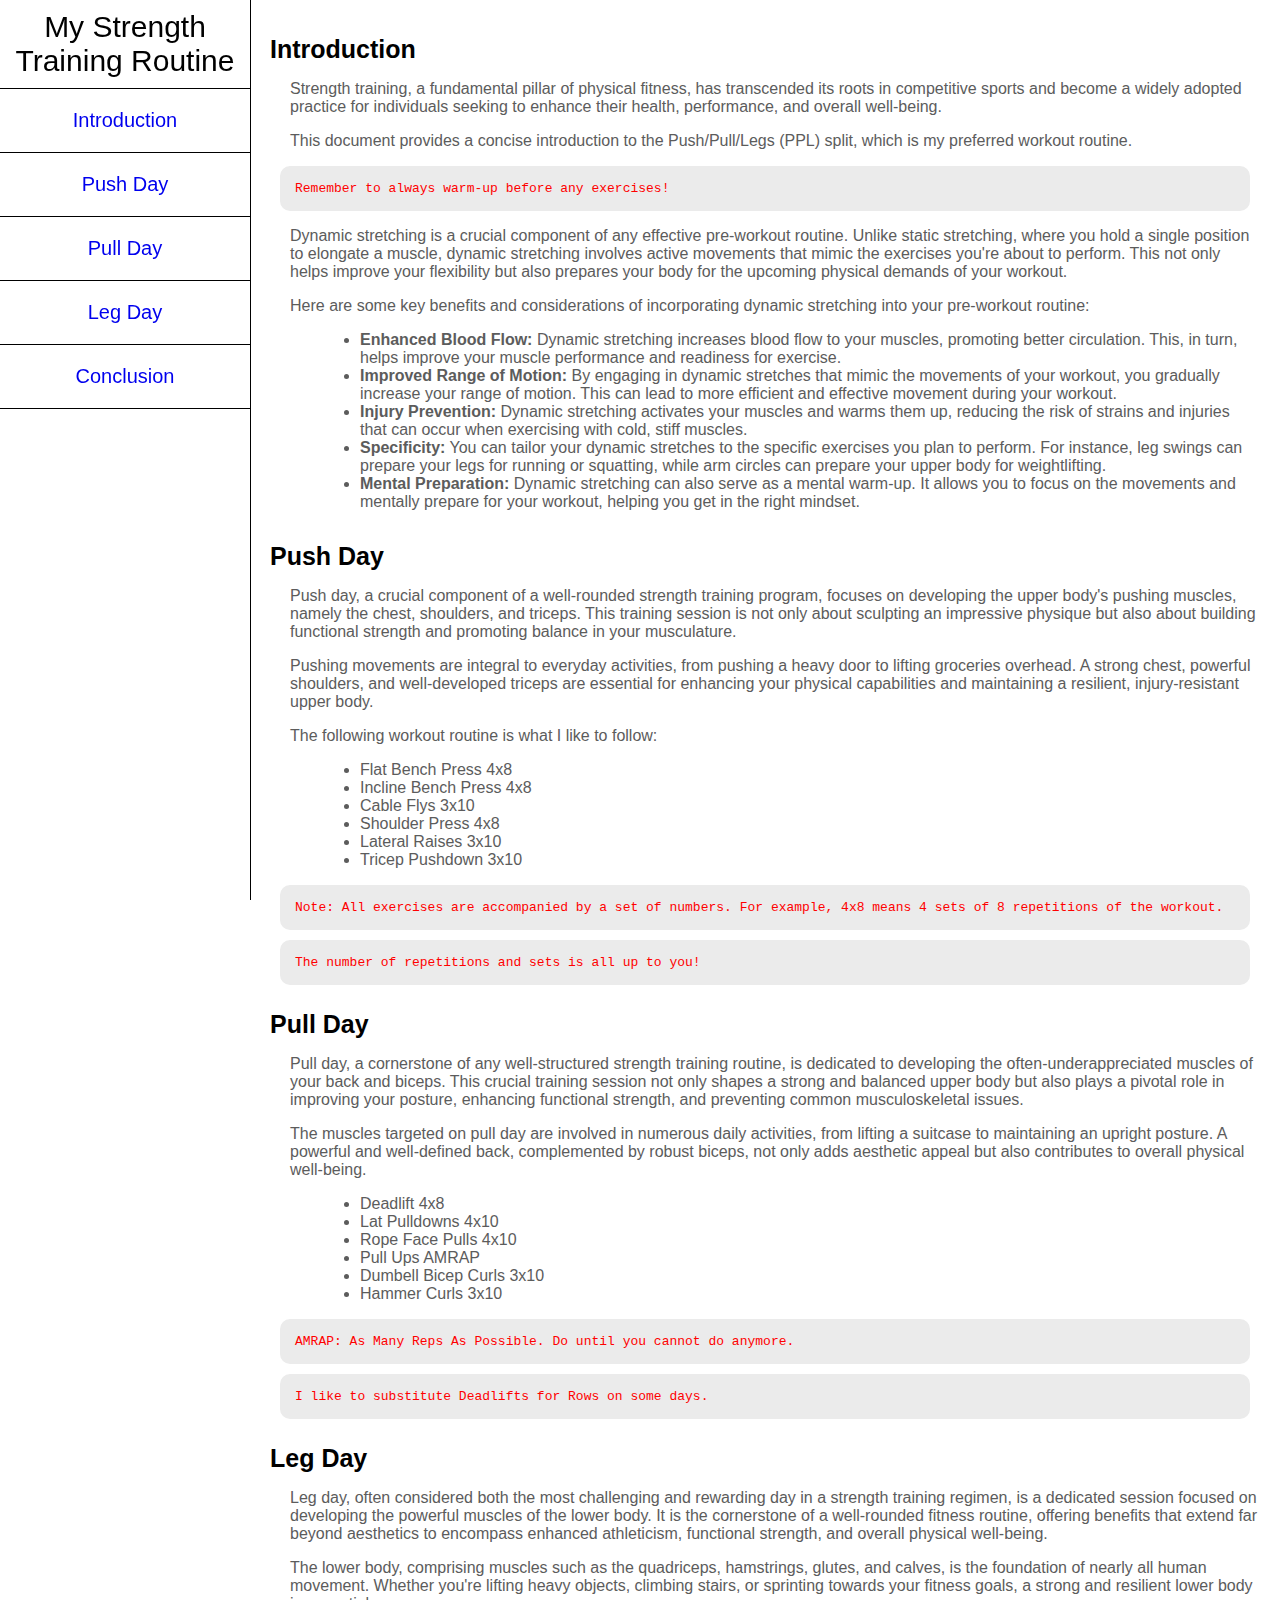
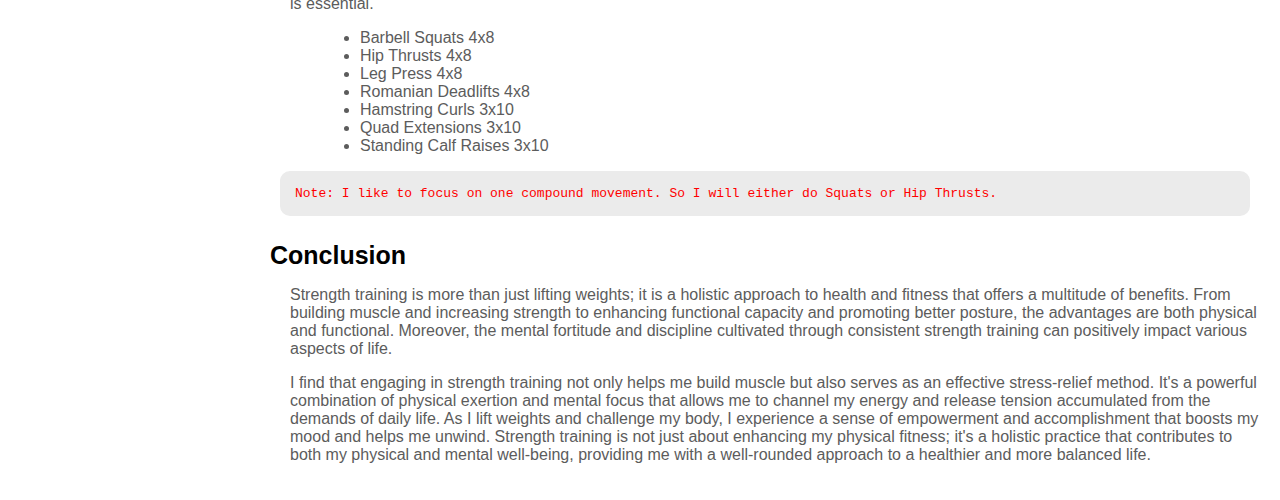
<file: portfolio_website/tech_doc/tech_document.html>
<!DOCTYPE html>
<html lang="en">
  <head>
    <meta charset="utf-8"/>
    <title>My Strength Training Documentation</title>
    <meta name="description" content="My Strength Training Documentation. Made By Christina Gao. "/>
    <link rel="stylesheet" href="./tech_doc_styles.css"/> 
  </head>
    <body>
      <nav id="navbar">
          <header>My Strength Training Routine</header>
          <ul>
            <li><a class="nav-link" href="#Introduction">Introduction</a></li>
            <li><a class="nav-link" href="#Push_Day">Push Day</a></li>
            <li><a class="nav-link" href="#Pull_Day">Pull Day</a></li>
            <li><a class="nav-link" href="#Leg_Day">Leg Day</a></li>
            <li><a class="nav-link" href="#Conclusion">Conclusion</a></li>
        </ul>
      </nav>
      <main id="main-doc">
        <section class="main-section" id="Introduction">
          <header>Introduction</header>
          <p>Strength training, a fundamental pillar of physical fitness, has transcended its roots in competitive sports and become a widely adopted practice for individuals seeking to enhance their health, performance, and overall well-being. </p>
          <p>This document provides a concise introduction to the Push/Pull/Legs (PPL) split, which is my preferred workout routine.</p>
          <code>Remember to always warm-up before any exercises!</code>
          <p>Dynamic stretching is a crucial component of any effective pre-workout routine. Unlike static stretching, where you hold a single position to elongate a muscle, dynamic stretching involves active movements that mimic the exercises you're about to perform. This not only helps improve your flexibility but also prepares your body for the upcoming physical demands of your workout.</p>
          <p>Here are some key benefits and considerations of incorporating dynamic stretching into your pre-workout routine:</p>
          <ul>
            <li><strong>Enhanced Blood Flow:</strong> Dynamic stretching increases blood flow to your muscles, promoting better circulation. This, in turn, helps improve your muscle performance and readiness for exercise.</li>
<li><strong>Improved Range of Motion:</strong> By engaging in dynamic stretches that mimic the movements of your workout, you gradually increase your range of motion. This can lead to more efficient and effective movement during your workout.</li>
<li><strong>Injury Prevention:</strong> Dynamic stretching activates your muscles and warms them up, reducing the risk of strains and injuries that can occur when exercising with cold, stiff muscles.</li>
<li><strong>Specificity:</strong> You can tailor your dynamic stretches to the specific exercises you plan to perform. For instance, leg swings can prepare your legs for running or squatting, while arm circles can prepare your upper body for weightlifting.</li>
<li><strong>Mental Preparation:</strong> Dynamic stretching can also serve as a mental warm-up. It allows you to focus on the movements and mentally prepare for your workout, helping you get in the right mindset.</li>
          </ul>
        </section>
        <section class="main-section" id="Push_Day">
          <header>Push Day</header>
          <p>Push day, a crucial component of a well-rounded strength training program, focuses on developing the upper body's pushing muscles, namely the chest, shoulders, and triceps. This training session is not only about sculpting an impressive physique but also about building functional strength and promoting balance in your musculature.</p>
          <p>Pushing movements are integral to everyday activities, from pushing a heavy door to lifting groceries overhead. A strong chest, powerful shoulders, and well-developed triceps are essential for enhancing your physical capabilities and maintaining a resilient, injury-resistant upper body.</p>
          <p>The following workout routine is what I like to follow:</p>
          <ul>
            <li>Flat Bench Press 4x8</li>
            <li>Incline Bench Press 4x8</li>
            <li>Cable Flys 3x10</li>
            <li>Shoulder Press 4x8</li>
            <li>Lateral Raises 3x10</li>
            <li>Tricep Pushdown 3x10</li>
          </ul>
          <code>Note: All exercises are accompanied by a set of numbers. For example, 4x8 means 4 sets of 8 repetitions of the workout.</code>
          <code>The number of repetitions and sets is all up to you!</code>
        </section>
        <section class="main-section" id="Pull_Day">
          <header>Pull Day</header>
          <p>Pull day, a cornerstone of any well-structured strength training routine, is dedicated to developing the often-underappreciated muscles of your back and biceps. This crucial training session not only shapes a strong and balanced upper body but also plays a pivotal role in improving your posture, enhancing functional strength, and preventing common musculoskeletal issues.</p>
          <p>The muscles targeted on pull day are involved in numerous daily activities, from lifting a suitcase to maintaining an upright posture. A powerful and well-defined back, complemented by robust biceps, not only adds aesthetic appeal but also contributes to overall physical well-being.</p>
          <ul>
            <li>Deadlift 4x8</li>
            <li>Lat Pulldowns 4x10</li>
            <li>Rope Face Pulls 4x10</li>
            <li>Pull Ups AMRAP</li>
            <li>Dumbell Bicep Curls 3x10</li>
            <li>Hammer Curls 3x10</li>
          </ul>
          <code>AMRAP: As Many Reps As Possible. Do until you cannot do anymore.</code>
          <code>I like to substitute Deadlifts for Rows on some days. </code>
        </section>
        <section class="main-section" id="Leg_Day">
          <header>Leg Day</header>
          <p>Leg day, often considered both the most challenging and rewarding day in a strength training regimen, is a dedicated session focused on developing the powerful muscles of the lower body. It is the cornerstone of a well-rounded fitness routine, offering benefits that extend far beyond aesthetics to encompass enhanced athleticism, functional strength, and overall physical well-being.</p>
          <p>The lower body, comprising muscles such as the quadriceps, hamstrings, glutes, and calves, is the foundation of nearly all human movement. Whether you're lifting heavy objects, climbing stairs, or sprinting towards your fitness goals, a strong and resilient lower body is essential.</p>
          <ul>
            <li>Barbell Squats 4x8</li>
            <li>Hip Thrusts 4x8</li>
            <li>Leg Press 4x8</li>
            <li>Romanian Deadlifts 4x8</li>
            <li>Hamstring Curls 3x10</li>
            <li>Quad Extensions 3x10</li>
            <li>Standing Calf Raises 3x10</li>
          </ul>
          <code>Note: I like to focus on one compound movement. So I will either do Squats or Hip Thrusts.  </code>
        </section>
        <section class="main-section" id="Conclusion">
          <header>Conclusion</header>
          <p>Strength training is more than just lifting weights; it is a holistic approach to health and fitness that offers a multitude of benefits. From building muscle and increasing strength to enhancing functional capacity and promoting better posture, the advantages are both physical and functional. Moreover, the mental fortitude and discipline cultivated through consistent strength training can positively impact various aspects of life.</p>
          <p>
I find that engaging in strength training not only helps me build muscle but also serves as an effective stress-relief method. It's a powerful combination of physical exertion and mental focus that allows me to channel my energy and release tension accumulated from the demands of daily life. As I lift weights and challenge my body, I experience a sense of empowerment and accomplishment that boosts my mood and helps me unwind. Strength training is not just about enhancing my physical fitness; it's a holistic practice that contributes to both my physical and mental well-being, providing me with a well-rounded approach to a healthier and more balanced life. </p>
        </section>
      </main>
    </body>
</html>
</file>
<file: assets/css/noscript.css>
/*
	Forty by HTML5 UP
	html5up.net | @ajlkn
	Free for personal and commercial use under the CCA 3.0 license (html5up.net/license)
*/

/* Banner */

	body.is-preload #banner:after {
		opacity: 0.85;
	}

	body.is-preload #banner > .inner {
		-moz-filter: none;
		-webkit-filter: none;
		-ms-filter: none;
		filter: none;
		-moz-transform: none;
		-webkit-transform: none;
		-ms-transform: none;
		transform: none;
		opacity: 1;
	}
</file>
<file: portfolio_website/styles.css>
:root {
  --taupe: #463F3A;
  --gray: #8A817C;
  --silver: #BCB8B1;
  --melon: #E0AFA0;
  --white: #F4F3EE;
}

@media (prefers-reduced-motion: no-preference) {
  * {
    scroll-behavior: smooth;
  }
}

* { 
  margin: 0;
  padding: 0;
  font-family: 'Open Sans', 
  sans-serif;
  box-sizing: border-box;
}

section {
  padding-top: 70px;
}

/* Navigation Bar */
#navbar{
  background-color: var(--taupe);
  overflow: hidden;
  width: 100%;
  height: 10vh;
  position: fixed;
  display: flex;
  justify-content: space-between;
  flex-wrap: nowrap;
  align-items: center;
  top: 0;
}

#navbar ul {
  list-style-type: none;
  display: flex;
  font-size: 25px;
}

#navbar ul li a {
  text-decoration: none;
  color: var(--white);
  margin: 25px;
  font-weight: bold;
}

#navbar a:hover {
  color: var(--melon);
}

/* Header Logo(Name) */
#header-logo { 
  font-size: 45px;
  margin: 10px;
  color: var(--white);
  text-decoration: none;
  font-weight: bolder;
  padding-left: 15px;
}

/* Home Section */
#home-section {
  width: auto;
  min-height: 200px;
  background-color: var(--white);
}

.intro {
  display: flex;
  align-items: center;
  padding: 200px 100px;
}

#main-photo {
  height: 50vh;
  margin-right: 20px;
  border-radius: 10%;
}

.intro-text {
  display: flex;
  flex-direction: column;
}

h1 { 
  font-size: 50px;
  margin: 0;
}

.name { 
  color: var(--melon);
}

.intro-text h3 {
  font-size: 25px;
  margin: 0;
  font-style: italic;
  font-weight: lighter;
  text-align: left;
}

/* Home Section - Project Spotlight */
.project-spotlight {
  text-align: center;
}

.project-spotlight h2 {
  font-weight: bold;
}

.project-spotlight h3 {
  font-weight: bold;
  font-style: italic;
  padding-bottom: 10px;
}

.spotlight-grid{
  display: grid;
  grid-template-columns: repeat(2, 1fr);
  grid-template-rows: repeat(2, 1fr);
  grid-column-gap: 10px;
  grid-row-gap: 10px;
  padding-left: 50px;
  padding-right: 50px;
}

.spotlight-project-tile {
  background-color: var(--gray);
  border-radius: 20px;
  text-decoration: none;
}

.spotlight-project-image {
  height: 200px;
  padding-top: 10px;
}

.spotlight-project-title{
  font-size: 20px;
  color: var(--white);
}

.spotlight-project-description {
  color: var(--white);
  text-align: left;
  padding: 20px;
}

.more-button {
  align-items: center;
  background-color: var(--silver);
  border-radius: 8px;
  color: #111;
  cursor: pointer;  
  font-size: 15px;
  height: 45px;
  padding: 0 20px;
  max-width: 100%;
  text-align: center;
  margin: 15px auto 0px auto;
}

.more-button:hover {
  background-color: var(--melon);
  color: var(--white);
}

#contacts-section-home {
  background-color: var(--white);
  display: flex;
  flex-direction: column;
  justify-content: center;
  align-items: center;
  width: 100%;
  min-height: 50px;
  padding: 20px;
}

/* About Me Section */
#about-section, #values-section {
  padding-top: 100px;
  min-height: 400px;
  width: auto;
  background-color: var(--white);
}

#about-section h1 { 
  font-weight: bold;
  text-align: center;
  padding-bottom: 20px;
}

.info-block-1 p {
  display: flex;
  flex-direction: row;
  font-size: 20px;
  padding: 10px 15px;
}

#about-photo-1 {
  height: 50vh;
  border-radius: 10%;
  float: right;
  padding-right: 30px;
}

.info-block-2 h2 {
  margin-top: 20px;
  text-align: left;
}

.info-block-2 p {
  font-size: 20px;
  padding: 10px 15px;
}

.info-block-2 ul {
  display: inline-block;
  padding-left: 50px;
}

.info-block-2 ul li{
  font-size: 20px;
  text-align: left
}

#about-photo-2 {
  height: 50vh;
  border-radius: 10%;
  float: left;
  padding-left: 30px;
  padding-right: 30px;
}

#values-section { 
  padding-top: 0;
  text-align: center;
  padding-bottom: 30px;
}

#values-section h3 {
  font-weight: lighter;
  font-style: oblique;
}

.values h3 {
  text-decoration: underline;
}

.values-grid {
  display: grid;
  grid-template-columns: 1fr;
  grid-template-rows: repeat(4, 1fr);
  grid-column-gap: 0px;
  grid-row-gap: 10px;
}

.values {
  background-color: var(--silver);
  padding: 30px 50px;
  margin: 0 300px 0 300px;
  font-size: 20px; 
  border-radius: 30px;
}

/* Projects Section */
#project-section {
  background-color: var(--silver);
  text-align: center;
  min-height: 200px;
  overflow: hidden;
}

#project-section h1 { 
  font-weight: bold;
  text-align: center;
  padding-top: 30px;
}

#project-section h3 { 
  font-size: 20px;
  font-weight: lighter;
  margin-top: 5px;
}

.project-grid-background {
  min-height: 200px;
  min-width: 200px;
  border-radius: 30px;
  background-color: var(--white);
  padding: 10px;
  margin: 20px;
}

.project-grid {
  display: grid;
  grid-template-columns: repeat(3, 1fr);
  grid-template-rows: repeat(2, 1fr);
  grid-column-gap: 20px;
  grid-row-gap: 20px;
  height: 100%;
}

.project-tile {
  background-color: var(--gray);
  border-radius: 20px;
  text-decoration: none;
}

.project-image {
  height: 200px;
  padding-top: 10px;
}

.project-title{
  font-size: 20px;
  color: var(--white);
}

.project-description {
  color: var(--white);
  text-align: left;
  padding: 20px;
}

/* Contact Me Section */
#contacts-section {
  background-color: var(--white);
  display: flex;
  flex-direction: column; 
  justify-content: center;
  align-items: center;
  width: 100%;
  height: 100vh;
  padding: 20px;
}

#contacts-section h2 { 
  font-size: 30px;
  margin: 0;
}

.social-icons {
  font-size: 25px;
  padding-top: 10px;
}

.button {
  color: var(--taupe);
  margin: 20px;
  text-decoration: none;
  font-family: 'Open Sans', 
  sans-serif;
  font-weight: normal;
}

.button:hover {
  color: var(--melon);
}        

/* Smaller Window Changes */
@media (max-width: 1000px) {
  .button {
    display: grid;
    text-align: center;
  }

  .more-button {
    padding: 0 30px;
  }

  h1 {
    font-size: 40px;
    text-align: center;
  }
  #navbar ul,.text h3 {
    font-size: 20px;
    text-align: center;
  }
  
  #main-photo {
    height: 40vh;
    display: block;
    margin-left: auto;
    margin-right: auto;
  }
  .intro {
    display: grid;
  }
  .project-grid {
    display: grid;
    grid-template-columns: repeat(2, 1fr);
    grid-template-rows: repeat(3, 1fr);
    grid-column-gap: 15px;
    grid-row-gap: 15px;
    height: 100%;
  }
}
</file>
<file: portfolio_website/product_page/product_styles.css>
@media (prefers-reduced-motion: no-preference) {
  * {
    scroll-behavior: smooth;
  }
}

* { 
box-sizing: border-box;
}

body { 
  background-color: #CEB195;
  padding: 0;
  margin: 0;
  font-family: 'Raleway';
}

/* Header + Nav Bar */
#header {
  background-color: #CEB195;
  font-size: 30px;
  width: 100%;
  height: 20vh;
  position: fixed;
  display: flex;
  justify-content: space-between;
  align-items: center;
  top: 0;
  z-index: 999;
}

nav > ul {
display: flex;
list-style-type: none;
}

nav > ul > li {
padding: 50px;
display: block;
}

li > a {
text-decoration: none;
color: black;
}

nav > ul > li> a:hover {
  color: white;
  cursor: pointer;
  }

.nav-link.order-now {
  padding: 10px;
  color: white;
  background: #3D2B1F;
  border-radius: 20px;
}

.nav-link.order-now:hover {
  cursor: pointer;
  background-color: rgba(241, 210, 32, 0.973);
  color: black;
}

/* About Section */
h2 { 
  padding-top: 10%;
  text-align: center;
  font-size: 30px;
}

.about-section > li {
  text-decoration: none;
  list-style-type: none;
  margin-left: 60px;
  position: relative;
}

.about-section > li::before {
  content: "🧋"; 
  font-size: 40px; 
  margin-right: 15px;
  display: inline-block;
  vertical-align: middle;
  position: absolute;
  left: -60px;
  bottom: 5px;
}

.about-section > li > h3 { 
  font-weight: bold;
  margin-bottom: 0;
  font-size: 25px;
}

.channel {
  color: #4B3621;
  font-weight: bolder;
}

.channel:hover {
  color: white;
  cursor: pointer;
}

/* Video Section */
.video-section {
  display: flex;
  justify-content: center; 
  margin-top: 250px;
  padding-bottom: 150px;
}

.vid { 
  margin: 0 20px;
  text-align: center;
}

iframe {
  width: 100%;
  height: 300px;
  max-width: 560px;
  display: block;
  margin: 0 auto;
}

.vid p {
  font-size: 20px;
}

/* Stores Section */
.stores-grid {
  display: grid;
  grid-template-columns: repeat(3, 1fr);
  grid-template-rows: 1fr;
  grid-column-gap: 30px;
  margin: 0 10px;
}

.Stores {
  background-color: white;
  text-align: center;
  border-radius: 15px;
  display: flex;
  flex-direction: column; 
  justify-content: center; 
  align-items: center;
  height: 100%;
}

.Stores h3 { 
  text-decoration: underline;
  font-size: 25px;
}

.store-img {
  width: 200px;
  height: 300px;
  object-fit: scale-down;
}

button {
  background: #3D2B1F;
  color: white;
  height: 50px;
  width: 100px;
  margin-bottom: 20px;
}

button:hover {
  cursor: pointer;
  background-color: rgba(241, 210, 32, 0.973);
  color: black;
}

/* Form Section */
#submit { 
  background: #3D2B1F;
  color: white;
  border-style: outset;
  height: 30px;
  width: 80px;
  text-shadow: none;
}

#form { 
  display: flex;
  justify-content: center;
  margin-bottom: 20px;
}

#form-description {
  font-size: 35px;
  margin-bottom: 5px;
  text-align: center;
}
</file>
<file: portfolio_website/tech_doc/tech_doc_styles.css>
@media (prefers-reduced-motion: no-preference) {
    * {
      scroll-behavior: smooth;
    }
  }
  
  html, body { 
    font-family: Arial, sans-serif;
    margin: 0;
    height: 100%;
  }
  
  #navbar { 
    border-right: 1px solid black;
    height: 100%;
    width: 250px;
    overflow: auto;
    position: fixed;
  }
  
  nav > header {
    font-size: 30px;
    text-align: center;
    padding: 10px;
    border-bottom: 1px solid black;
  }
  
  nav > ul {
    padding: 0;
    margin: 0;
    list-style-type: none;
    text-align: center;
    display: block;
  }
  
  nav > ul > li {
    border-bottom: 1px solid black;
    font-size: 20px; 
    padding: 20px;
  }
  
  .nav-link { 
    text-decoration: none;
    color: 5C5C5C;
  }
  
  .nav-link:hover {
    color: blue;
  }
  
  #main-doc {
    padding: 20px;
    margin-left: 250px;
    float: right;
    overflow: auto;
  }
  
  .main-section > header { 
    font-size: 25px;
    font-weight: bold;
    padding-top: 15px;
  }
  
  p {
    padding-left: 20px;
    color: #5C5C5C;
  }
  
  .main-section > ul {
    padding-left: 90px;
    color: #5C5C5C;
  }
  
  code {
    display: block;
    text-align: left;
    background-color: #EBEBEB;
    padding: 15px;
    margin: 10px;
    border-radius: 10px;
    color: red;
  }
</file>
<file: assets/css/main.css>
@import url(fontawesome-all.min.css);
@import url("https://fonts.googleapis.com/css?family=Source+Sans+Pro:300,300italic,600,600italic");

/*
	Forty by HTML5 UP
	html5up.net | @ajlkn
	Free for personal and commercial use under the CCA 3.0 license (html5up.net/license)
*/

html, body, div, span, applet, object,
iframe, h1, h2, h3, h4, h5, h6, p, blockquote,
pre, a, abbr, acronym, address, big, cite,
code, del, dfn, em, img, ins, kbd, q, s, samp,
small, strike, strong, sub, sup, tt, var, b,
u, i, center, dl, dt, dd, ol, ul, li, fieldset,
form, label, legend, table, caption, tbody,
tfoot, thead, tr, th, td, article, aside,
canvas, details, embed, figure, figcaption,
footer, header, hgroup, menu, nav, output, ruby,
section, summary, time, mark, audio, video {
	margin: 0;
	padding: 0;
	border: 0;
	font-size: 100%;
	font: inherit;
	vertical-align: baseline;}

article, aside, details, figcaption, figure,
footer, header, hgroup, menu, nav, section {
	display: block;}

body {
	line-height: 1;
}

ol, ul {
	list-style: none;
}

blockquote, q {
	quotes: none;
}

	blockquote:before, blockquote:after, q:before, q:after {
		content: '';
		content: none;
	}

table {
	border-collapse: collapse;
	border-spacing: 0;
}

body {
	-webkit-text-size-adjust: none;
}

mark {
	background-color: transparent;
	color: inherit;
}

input::-moz-focus-inner {
	border: 0;
	padding: 0;
}

input, select, textarea {
	-moz-appearance: none;
	-webkit-appearance: none;
	-ms-appearance: none;
	appearance: none;
}

/* Basic */

	@-ms-viewport {
		width: device-width;
	}

	body {
		-ms-overflow-style: scrollbar;
	}

	@media screen and (max-width: 480px) {

		html, body {
			min-width: 320px;
		}

	}

	html {
		box-sizing: border-box;
	}

	*, *:before, *:after {
		box-sizing: inherit;
	}

	body {
		background: #242943;
	}

		body.is-preload *, body.is-preload *:before, body.is-preload *:after {
			-moz-animation: none !important;
			-webkit-animation: none !important;
			-ms-animation: none !important;
			animation: none !important;
			-moz-transition: none !important;
			-webkit-transition: none !important;
			-ms-transition: none !important;
			transition: none !important;
		}

/* Type */

	body, input, select, textarea {
		color: #ffffff;
		font-family: "Source Sans Pro", Helvetica, sans-serif;
		font-size: 17pt;
		font-weight: 300;
		letter-spacing: 0.025em;
		line-height: 1.65;
	}

		@media screen and (max-width: 1680px) {

			body, input, select, textarea {
				font-size: 14pt;
			}

		}

		@media screen and (max-width: 1280px) {

			body, input, select, textarea {
				font-size: 12pt;
			}

		}

		@media screen and (max-width: 360px) {

			body, input, select, textarea {
				font-size: 11pt;
			}

		}

	a {
		-moz-transition: color 0.2s ease-in-out, border-bottom-color 0.2s ease-in-out;
		-webkit-transition: color 0.2s ease-in-out, border-bottom-color 0.2s ease-in-out;
		-ms-transition: color 0.2s ease-in-out, border-bottom-color 0.2s ease-in-out;
		transition: color 0.2s ease-in-out, border-bottom-color 0.2s ease-in-out;
		border-bottom: dotted 1px;
		color: inherit;
		text-decoration: none;
	}

		a:hover {
			border-bottom-color: transparent;
			color: #9bf1ff !important;
		}

		a:active {
			color: #53e3fb !important;
		}

	strong, b {
		color: #ffffff;
		font-weight: 600;
	}

	em, i {
		font-style: italic;
	}

	p {
		margin: 0 0 2em 0;
	}

	h1, h2, h3, h4, h5, h6 {
		color: #ffffff;
		font-weight: 600;
		line-height: 1.65;
		margin: 0 0 1em 0;
	}

		h1 a, h2 a, h3 a, h4 a, h5 a, h6 a {
			color: inherit;
			border-bottom: 0;
		}

	h1 {
		font-size: 2.5em;
	}

	h2 {
		font-size: 1.75em;
	}

	h3 {
		font-size: 1.35em;
	}

	h4 {
		font-size: 1.1em;
	}

	h5 {
		font-size: 0.9em;
	}

	h6 {
		font-size: 0.7em;
	}

	@media screen and (max-width: 736px) {

		h1 {
			font-size: 2em;
		}

		h2 {
			font-size: 1.5em;
		}

		h3 {
			font-size: 1.25em;
		}

	}

	sub {
		font-size: 0.8em;
		position: relative;
		top: 0.5em;
	}

	sup {
		font-size: 0.8em;
		position: relative;
		top: -0.5em;
	}

	blockquote {
		border-left: solid 4px rgba(212, 212, 255, 0.1);
		font-style: italic;
		margin: 0 0 2em 0;
		padding: 0.5em 0 0.5em 2em;
	}

	code {
		background: rgba(212, 212, 255, 0.035);
		font-family: "Courier New", monospace;
		font-size: 0.9em;
		margin: 0 0.25em;
		padding: 0.25em 0.65em;
	}

	pre {
		-webkit-overflow-scrolling: touch;
		font-family: "Courier New", monospace;
		font-size: 0.9em;
		margin: 0 0 2em 0;
	}

		pre code {
			display: block;
			line-height: 1.75;
			padding: 1em 1.5em;
			overflow-x: auto;
		}

	hr {
		border: 0;
		border-bottom: solid 1px rgba(212, 212, 255, 0.1);
		margin: 2em 0;
	}

		hr.major {
			margin: 3em 0;
		}

	.align-left {
		text-align: left;
	}

	.align-center {
		text-align: center;
	}

	.align-right {
		text-align: right;
	}

/* Row */

	.row {
		display: flex;
		flex-wrap: wrap;
		box-sizing: border-box;
		align-items: stretch;
	}

		.row > * {
			box-sizing: border-box;
		}

		.row.gtr-uniform > * > :last-child {
			margin-bottom: 0;
		}

		.row.aln-left {
			justify-content: flex-start;
		}

		.row.aln-center {
			justify-content: center;
		}

		.row.aln-right {
			justify-content: flex-end;
		}

		.row.aln-top {
			align-items: flex-start;
		}

		.row.aln-middle {
			align-items: center;
		}

		.row.aln-bottom {
			align-items: flex-end;
		}

		.row > .imp {
			order: -1;
		}

		.row > .col-1 {
			width: 8.33333%;
		}

		.row > .off-1 {
			margin-left: 8.33333%;
		}

		.row > .col-2 {
			width: 16.66667%;
		}

		.row > .off-2 {
			margin-left: 16.66667%;
		}

		.row > .col-3 {
			width: 25%;
		}

		.row > .off-3 {
			margin-left: 25%;
		}

		.row > .col-4 {
			width: 33.33333%;
		}

		.row > .off-4 {
			margin-left: 33.33333%;
		}

		.row > .col-5 {
			width: 41.66667%;
		}

		.row > .off-5 {
			margin-left: 41.66667%;
		}

		.row > .col-6 {
			width: 50%;
		}

		.row > .off-6 {
			margin-left: 50%;
		}

		.row > .col-7 {
			width: 58.33333%;
		}

		.row > .off-7 {
			margin-left: 58.33333%;
		}

		.row > .col-8 {
			width: 66.66667%;
		}

		.row > .off-8 {
			margin-left: 66.66667%;
		}

		.row > .col-9 {
			width: 75%;
		}

		.row > .off-9 {
			margin-left: 75%;
		}

		.row > .col-10 {
			width: 83.33333%;
		}

		.row > .off-10 {
			margin-left: 83.33333%;
		}

		.row > .col-11 {
			width: 91.66667%;
		}

		.row > .off-11 {
			margin-left: 91.66667%;
		}

		.row > .col-12 {
			width: 100%;
		}

		.row > .off-12 {
			margin-left: 100%;
		}

		.row.gtr-0 {
			margin-top: 0;
			margin-left: 0em;
		}

			.row.gtr-0 > * {
				padding: 0 0 0 0em;
			}

			.row.gtr-0.gtr-uniform {
				margin-top: 0em;
			}

				.row.gtr-0.gtr-uniform > * {
					padding-top: 0em;
				}

		.row.gtr-25 {
			margin-top: 0;
			margin-left: -0.5em;
		}

			.row.gtr-25 > * {
				padding: 0 0 0 0.5em;
			}

			.row.gtr-25.gtr-uniform {
				margin-top: -0.5em;
			}

				.row.gtr-25.gtr-uniform > * {
					padding-top: 0.5em;
				}

		.row.gtr-50 {
			margin-top: 0;
			margin-left: -1em;
		}

			.row.gtr-50 > * {
				padding: 0 0 0 1em;
			}

			.row.gtr-50.gtr-uniform {
				margin-top: -1em;
			}

				.row.gtr-50.gtr-uniform > * {
					padding-top: 1em;
				}

		.row {
			margin-top: 0;
			margin-left: -2em;
		}

			.row > * {
				padding: 0 0 0 2em;
			}

			.row.gtr-uniform {
				margin-top: -2em;
			}

				.row.gtr-uniform > * {
					padding-top: 2em;
				}

		.row.gtr-150 {
			margin-top: 0;
			margin-left: -3em;
		}

			.row.gtr-150 > * {
				padding: 0 0 0 3em;
			}

			.row.gtr-150.gtr-uniform {
				margin-top: -3em;
			}

				.row.gtr-150.gtr-uniform > * {
					padding-top: 3em;
				}

		.row.gtr-200 {
			margin-top: 0;
			margin-left: -4em;
		}

			.row.gtr-200 > * {
				padding: 0 0 0 4em;
			}

			.row.gtr-200.gtr-uniform {
				margin-top: -4em;
			}

				.row.gtr-200.gtr-uniform > * {
					padding-top: 4em;
				}

		@media screen and (max-width: 1680px) {

			.row {
				display: flex;
				flex-wrap: wrap;
				box-sizing: border-box;
				align-items: stretch;
			}

				.row > * {
					box-sizing: border-box;
				}

				.row.gtr-uniform > * > :last-child {
					margin-bottom: 0;
				}

				.row.aln-left {
					justify-content: flex-start;
				}

				.row.aln-center {
					justify-content: center;
				}

				.row.aln-right {
					justify-content: flex-end;
				}

				.row.aln-top {
					align-items: flex-start;
				}

				.row.aln-middle {
					align-items: center;
				}

				.row.aln-bottom {
					align-items: flex-end;
				}

				.row > .imp-xlarge {
					order: -1;
				}

				.row > .col-1-xlarge {
					width: 8.33333%;
				}

				.row > .off-1-xlarge {
					margin-left: 8.33333%;
				}

				.row > .col-2-xlarge {
					width: 16.66667%;
				}

				.row > .off-2-xlarge {
					margin-left: 16.66667%;
				}

				.row > .col-3-xlarge {
					width: 25%;
				}

				.row > .off-3-xlarge {
					margin-left: 25%;
				}

				.row > .col-4-xlarge {
					width: 33.33333%;
				}

				.row > .off-4-xlarge {
					margin-left: 33.33333%;
				}

				.row > .col-5-xlarge {
					width: 41.66667%;
				}

				.row > .off-5-xlarge {
					margin-left: 41.66667%;
				}

				.row > .col-6-xlarge {
					width: 50%;
				}

				.row > .off-6-xlarge {
					margin-left: 50%;
				}

				.row > .col-7-xlarge {
					width: 58.33333%;
				}

				.row > .off-7-xlarge {
					margin-left: 58.33333%;
				}

				.row > .col-8-xlarge {
					width: 66.66667%;
				}

				.row > .off-8-xlarge {
					margin-left: 66.66667%;
				}

				.row > .col-9-xlarge {
					width: 75%;
				}

				.row > .off-9-xlarge {
					margin-left: 75%;
				}

				.row > .col-10-xlarge {
					width: 83.33333%;
				}

				.row > .off-10-xlarge {
					margin-left: 83.33333%;
				}

				.row > .col-11-xlarge {
					width: 91.66667%;
				}

				.row > .off-11-xlarge {
					margin-left: 91.66667%;
				}

				.row > .col-12-xlarge {
					width: 100%;
				}

				.row > .off-12-xlarge {
					margin-left: 100%;
				}

				.row.gtr-0 {
					margin-top: 0;
					margin-left: 0em;
				}

					.row.gtr-0 > * {
						padding: 0 0 0 0em;
					}

					.row.gtr-0.gtr-uniform {
						margin-top: 0em;
					}

						.row.gtr-0.gtr-uniform > * {
							padding-top: 0em;
						}

				.row.gtr-25 {
					margin-top: 0;
					margin-left: -0.5em;
				}

					.row.gtr-25 > * {
						padding: 0 0 0 0.5em;
					}

					.row.gtr-25.gtr-uniform {
						margin-top: -0.5em;
					}

						.row.gtr-25.gtr-uniform > * {
							padding-top: 0.5em;
						}

				.row.gtr-50 {
					margin-top: 0;
					margin-left: -1em;
				}

					.row.gtr-50 > * {
						padding: 0 0 0 1em;
					}

					.row.gtr-50.gtr-uniform {
						margin-top: -1em;
					}

						.row.gtr-50.gtr-uniform > * {
							padding-top: 1em;
						}

				.row {
					margin-top: 0;
					margin-left: -2em;
				}

					.row > * {
						padding: 0 0 0 2em;
					}

					.row.gtr-uniform {
						margin-top: -2em;
					}

						.row.gtr-uniform > * {
							padding-top: 2em;
						}

				.row.gtr-150 {
					margin-top: 0;
					margin-left: -3em;
				}

					.row.gtr-150 > * {
						padding: 0 0 0 3em;
					}

					.row.gtr-150.gtr-uniform {
						margin-top: -3em;
					}

						.row.gtr-150.gtr-uniform > * {
							padding-top: 3em;
						}

				.row.gtr-200 {
					margin-top: 0;
					margin-left: -4em;
				}

					.row.gtr-200 > * {
						padding: 0 0 0 4em;
					}

					.row.gtr-200.gtr-uniform {
						margin-top: -4em;
					}

						.row.gtr-200.gtr-uniform > * {
							padding-top: 4em;
						}

		}

		@media screen and (max-width: 1280px) {

			.row {
				display: flex;
				flex-wrap: wrap;
				box-sizing: border-box;
				align-items: stretch;
			}

				.row > * {
					box-sizing: border-box;
				}

				.row.gtr-uniform > * > :last-child {
					margin-bottom: 0;
				}

				.row.aln-left {
					justify-content: flex-start;
				}

				.row.aln-center {
					justify-content: center;
				}

				.row.aln-right {
					justify-content: flex-end;
				}

				.row.aln-top {
					align-items: flex-start;
				}

				.row.aln-middle {
					align-items: center;
				}

				.row.aln-bottom {
					align-items: flex-end;
				}

				.row > .imp-large {
					order: -1;
				}

				.row > .col-1-large {
					width: 8.33333%;
				}

				.row > .off-1-large {
					margin-left: 8.33333%;
				}

				.row > .col-2-large {
					width: 16.66667%;
				}

				.row > .off-2-large {
					margin-left: 16.66667%;
				}

				.row > .col-3-large {
					width: 25%;
				}

				.row > .off-3-large {
					margin-left: 25%;
				}

				.row > .col-4-large {
					width: 33.33333%;
				}

				.row > .off-4-large {
					margin-left: 33.33333%;
				}

				.row > .col-5-large {
					width: 41.66667%;
				}

				.row > .off-5-large {
					margin-left: 41.66667%;
				}

				.row > .col-6-large {
					width: 50%;
				}

				.row > .off-6-large {
					margin-left: 50%;
				}

				.row > .col-7-large {
					width: 58.33333%;
				}

				.row > .off-7-large {
					margin-left: 58.33333%;
				}

				.row > .col-8-large {
					width: 66.66667%;
				}

				.row > .off-8-large {
					margin-left: 66.66667%;
				}

				.row > .col-9-large {
					width: 75%;
				}

				.row > .off-9-large {
					margin-left: 75%;
				}

				.row > .col-10-large {
					width: 83.33333%;
				}

				.row > .off-10-large {
					margin-left: 83.33333%;
				}

				.row > .col-11-large {
					width: 91.66667%;
				}

				.row > .off-11-large {
					margin-left: 91.66667%;
				}

				.row > .col-12-large {
					width: 100%;
				}

				.row > .off-12-large {
					margin-left: 100%;
				}

				.row.gtr-0 {
					margin-top: 0;
					margin-left: 0em;
				}

					.row.gtr-0 > * {
						padding: 0 0 0 0em;
					}

					.row.gtr-0.gtr-uniform {
						margin-top: 0em;
					}

						.row.gtr-0.gtr-uniform > * {
							padding-top: 0em;
						}

				.row.gtr-25 {
					margin-top: 0;
					margin-left: -0.375em;
				}

					.row.gtr-25 > * {
						padding: 0 0 0 0.375em;
					}

					.row.gtr-25.gtr-uniform {
						margin-top: -0.375em;
					}

						.row.gtr-25.gtr-uniform > * {
							padding-top: 0.375em;
						}

				.row.gtr-50 {
					margin-top: 0;
					margin-left: -0.75em;
				}

					.row.gtr-50 > * {
						padding: 0 0 0 0.75em;
					}

					.row.gtr-50.gtr-uniform {
						margin-top: -0.75em;
					}

						.row.gtr-50.gtr-uniform > * {
							padding-top: 0.75em;
						}

				.row {
					margin-top: 0;
					margin-left: -1.5em;
				}

					.row > * {
						padding: 0 0 0 1.5em;
					}

					.row.gtr-uniform {
						margin-top: -1.5em;
					}

						.row.gtr-uniform > * {
							padding-top: 1.5em;
						}

				.row.gtr-150 {
					margin-top: 0;
					margin-left: -2.25em;
				}

					.row.gtr-150 > * {
						padding: 0 0 0 2.25em;
					}

					.row.gtr-150.gtr-uniform {
						margin-top: -2.25em;
					}

						.row.gtr-150.gtr-uniform > * {
							padding-top: 2.25em;
						}

				.row.gtr-200 {
					margin-top: 0;
					margin-left: -3em;
				}

					.row.gtr-200 > * {
						padding: 0 0 0 3em;
					}

					.row.gtr-200.gtr-uniform {
						margin-top: -3em;
					}

						.row.gtr-200.gtr-uniform > * {
							padding-top: 3em;
						}

		}

		@media screen and (max-width: 980px) {

			.row {
				display: flex;
				flex-wrap: wrap;
				box-sizing: border-box;
				align-items: stretch;
			}

				.row > * {
					box-sizing: border-box;
				}

				.row.gtr-uniform > * > :last-child {
					margin-bottom: 0;
				}

				.row.aln-left {
					justify-content: flex-start;
				}

				.row.aln-center {
					justify-content: center;
				}

				.row.aln-right {
					justify-content: flex-end;
				}

				.row.aln-top {
					align-items: flex-start;
				}

				.row.aln-middle {
					align-items: center;
				}

				.row.aln-bottom {
					align-items: flex-end;
				}

				.row > .imp-medium {
					order: -1;
				}

				.row > .col-1-medium {
					width: 8.33333%;
				}

				.row > .off-1-medium {
					margin-left: 8.33333%;
				}

				.row > .col-2-medium {
					width: 16.66667%;
				}

				.row > .off-2-medium {
					margin-left: 16.66667%;
				}

				.row > .col-3-medium {
					width: 25%;
				}

				.row > .off-3-medium {
					margin-left: 25%;
				}

				.row > .col-4-medium {
					width: 33.33333%;
				}

				.row > .off-4-medium {
					margin-left: 33.33333%;
				}

				.row > .col-5-medium {
					width: 41.66667%;
				}

				.row > .off-5-medium {
					margin-left: 41.66667%;
				}

				.row > .col-6-medium {
					width: 50%;
				}

				.row > .off-6-medium {
					margin-left: 50%;
				}

				.row > .col-7-medium {
					width: 58.33333%;
				}

				.row > .off-7-medium {
					margin-left: 58.33333%;
				}

				.row > .col-8-medium {
					width: 66.66667%;
				}

				.row > .off-8-medium {
					margin-left: 66.66667%;
				}

				.row > .col-9-medium {
					width: 75%;
				}

				.row > .off-9-medium {
					margin-left: 75%;
				}

				.row > .col-10-medium {
					width: 83.33333%;
				}

				.row > .off-10-medium {
					margin-left: 83.33333%;
				}

				.row > .col-11-medium {
					width: 91.66667%;
				}

				.row > .off-11-medium {
					margin-left: 91.66667%;
				}

				.row > .col-12-medium {
					width: 100%;
				}

				.row > .off-12-medium {
					margin-left: 100%;
				}

				.row.gtr-0 {
					margin-top: 0;
					margin-left: 0em;
				}

					.row.gtr-0 > * {
						padding: 0 0 0 0em;
					}

					.row.gtr-0.gtr-uniform {
						margin-top: 0em;
					}

						.row.gtr-0.gtr-uniform > * {
							padding-top: 0em;
						}

				.row.gtr-25 {
					margin-top: 0;
					margin-left: -0.375em;
				}

					.row.gtr-25 > * {
						padding: 0 0 0 0.375em;
					}

					.row.gtr-25.gtr-uniform {
						margin-top: -0.375em;
					}

						.row.gtr-25.gtr-uniform > * {
							padding-top: 0.375em;
						}

				.row.gtr-50 {
					margin-top: 0;
					margin-left: -0.75em;
				}

					.row.gtr-50 > * {
						padding: 0 0 0 0.75em;
					}

					.row.gtr-50.gtr-uniform {
						margin-top: -0.75em;
					}

						.row.gtr-50.gtr-uniform > * {
							padding-top: 0.75em;
						}

				.row {
					margin-top: 0;
					margin-left: -1.5em;
				}

					.row > * {
						padding: 0 0 0 1.5em;
					}

					.row.gtr-uniform {
						margin-top: -1.5em;
					}

						.row.gtr-uniform > * {
							padding-top: 1.5em;
						}

				.row.gtr-150 {
					margin-top: 0;
					margin-left: -2.25em;
				}

					.row.gtr-150 > * {
						padding: 0 0 0 2.25em;
					}

					.row.gtr-150.gtr-uniform {
						margin-top: -2.25em;
					}

						.row.gtr-150.gtr-uniform > * {
							padding-top: 2.25em;
						}

				.row.gtr-200 {
					margin-top: 0;
					margin-left: -3em;
				}

					.row.gtr-200 > * {
						padding: 0 0 0 3em;
					}

					.row.gtr-200.gtr-uniform {
						margin-top: -3em;
					}

						.row.gtr-200.gtr-uniform > * {
							padding-top: 3em;
						}

		}

		@media screen and (max-width: 736px) {

			.row {
				display: flex;
				flex-wrap: wrap;
				box-sizing: border-box;
				align-items: stretch;
			}

				.row > * {
					box-sizing: border-box;
				}

				.row.gtr-uniform > * > :last-child {
					margin-bottom: 0;
				}

				.row.aln-left {
					justify-content: flex-start;
				}

				.row.aln-center {
					justify-content: center;
				}

				.row.aln-right {
					justify-content: flex-end;
				}

				.row.aln-top {
					align-items: flex-start;
				}

				.row.aln-middle {
					align-items: center;
				}

				.row.aln-bottom {
					align-items: flex-end;
				}

				.row > .imp-small {
					order: -1;
				}

				.row > .col-1-small {
					width: 8.33333%;
				}

				.row > .off-1-small {
					margin-left: 8.33333%;
				}

				.row > .col-2-small {
					width: 16.66667%;
				}

				.row > .off-2-small {
					margin-left: 16.66667%;
				}

				.row > .col-3-small {
					width: 25%;
				}

				.row > .off-3-small {
					margin-left: 25%;
				}

				.row > .col-4-small {
					width: 33.33333%;
				}

				.row > .off-4-small {
					margin-left: 33.33333%;
				}

				.row > .col-5-small {
					width: 41.66667%;
				}

				.row > .off-5-small {
					margin-left: 41.66667%;
				}

				.row > .col-6-small {
					width: 50%;
				}

				.row > .off-6-small {
					margin-left: 50%;
				}

				.row > .col-7-small {
					width: 58.33333%;
				}

				.row > .off-7-small {
					margin-left: 58.33333%;
				}

				.row > .col-8-small {
					width: 66.66667%;
				}

				.row > .off-8-small {
					margin-left: 66.66667%;
				}

				.row > .col-9-small {
					width: 75%;
				}

				.row > .off-9-small {
					margin-left: 75%;
				}

				.row > .col-10-small {
					width: 83.33333%;
				}

				.row > .off-10-small {
					margin-left: 83.33333%;
				}

				.row > .col-11-small {
					width: 91.66667%;
				}

				.row > .off-11-small {
					margin-left: 91.66667%;
				}

				.row > .col-12-small {
					width: 100%;
				}

				.row > .off-12-small {
					margin-left: 100%;
				}

				.row.gtr-0 {
					margin-top: 0;
					margin-left: 0em;
				}

					.row.gtr-0 > * {
						padding: 0 0 0 0em;
					}

					.row.gtr-0.gtr-uniform {
						margin-top: 0em;
					}

						.row.gtr-0.gtr-uniform > * {
							padding-top: 0em;
						}

				.row.gtr-25 {
					margin-top: 0;
					margin-left: -0.3125em;
				}

					.row.gtr-25 > * {
						padding: 0 0 0 0.3125em;
					}

					.row.gtr-25.gtr-uniform {
						margin-top: -0.3125em;
					}

						.row.gtr-25.gtr-uniform > * {
							padding-top: 0.3125em;
						}

				.row.gtr-50 {
					margin-top: 0;
					margin-left: -0.625em;
				}

					.row.gtr-50 > * {
						padding: 0 0 0 0.625em;
					}

					.row.gtr-50.gtr-uniform {
						margin-top: -0.625em;
					}

						.row.gtr-50.gtr-uniform > * {
							padding-top: 0.625em;
						}

				.row {
					margin-top: 0;
					margin-left: -1.25em;
				}

					.row > * {
						padding: 0 0 0 1.25em;
					}

					.row.gtr-uniform {
						margin-top: -1.25em;
					}

						.row.gtr-uniform > * {
							padding-top: 1.25em;
						}

				.row.gtr-150 {
					margin-top: 0;
					margin-left: -1.875em;
				}

					.row.gtr-150 > * {
						padding: 0 0 0 1.875em;
					}

					.row.gtr-150.gtr-uniform {
						margin-top: -1.875em;
					}

						.row.gtr-150.gtr-uniform > * {
							padding-top: 1.875em;
						}

				.row.gtr-200 {
					margin-top: 0;
					margin-left: -2.5em;
				}

					.row.gtr-200 > * {
						padding: 0 0 0 2.5em;
					}

					.row.gtr-200.gtr-uniform {
						margin-top: -2.5em;
					}

						.row.gtr-200.gtr-uniform > * {
							padding-top: 2.5em;
						}

		}

		@media screen and (max-width: 480px) {

			.row {
				display: flex;
				flex-wrap: wrap;
				box-sizing: border-box;
				align-items: stretch;
			}

				.row > * {
					box-sizing: border-box;
				}

				.row.gtr-uniform > * > :last-child {
					margin-bottom: 0;
				}

				.row.aln-left {
					justify-content: flex-start;
				}

				.row.aln-center {
					justify-content: center;
				}

				.row.aln-right {
					justify-content: flex-end;
				}

				.row.aln-top {
					align-items: flex-start;
				}

				.row.aln-middle {
					align-items: center;
				}

				.row.aln-bottom {
					align-items: flex-end;
				}

				.row > .imp-xsmall {
					order: -1;
				}

				.row > .col-1-xsmall {
					width: 8.33333%;
				}

				.row > .off-1-xsmall {
					margin-left: 8.33333%;
				}

				.row > .col-2-xsmall {
					width: 16.66667%;
				}

				.row > .off-2-xsmall {
					margin-left: 16.66667%;
				}

				.row > .col-3-xsmall {
					width: 25%;
				}

				.row > .off-3-xsmall {
					margin-left: 25%;
				}

				.row > .col-4-xsmall {
					width: 33.33333%;
				}

				.row > .off-4-xsmall {
					margin-left: 33.33333%;
				}

				.row > .col-5-xsmall {
					width: 41.66667%;
				}

				.row > .off-5-xsmall {
					margin-left: 41.66667%;
				}

				.row > .col-6-xsmall {
					width: 50%;
				}

				.row > .off-6-xsmall {
					margin-left: 50%;
				}

				.row > .col-7-xsmall {
					width: 58.33333%;
				}

				.row > .off-7-xsmall {
					margin-left: 58.33333%;
				}

				.row > .col-8-xsmall {
					width: 66.66667%;
				}

				.row > .off-8-xsmall {
					margin-left: 66.66667%;
				}

				.row > .col-9-xsmall {
					width: 75%;
				}

				.row > .off-9-xsmall {
					margin-left: 75%;
				}

				.row > .col-10-xsmall {
					width: 83.33333%;
				}

				.row > .off-10-xsmall {
					margin-left: 83.33333%;
				}

				.row > .col-11-xsmall {
					width: 91.66667%;
				}

				.row > .off-11-xsmall {
					margin-left: 91.66667%;
				}

				.row > .col-12-xsmall {
					width: 100%;
				}

				.row > .off-12-xsmall {
					margin-left: 100%;
				}

				.row.gtr-0 {
					margin-top: 0;
					margin-left: 0em;
				}

					.row.gtr-0 > * {
						padding: 0 0 0 0em;
					}

					.row.gtr-0.gtr-uniform {
						margin-top: 0em;
					}

						.row.gtr-0.gtr-uniform > * {
							padding-top: 0em;
						}

				.row.gtr-25 {
					margin-top: 0;
					margin-left: -0.3125em;
				}

					.row.gtr-25 > * {
						padding: 0 0 0 0.3125em;
					}

					.row.gtr-25.gtr-uniform {
						margin-top: -0.3125em;
					}

						.row.gtr-25.gtr-uniform > * {
							padding-top: 0.3125em;
						}

				.row.gtr-50 {
					margin-top: 0;
					margin-left: -0.625em;
				}

					.row.gtr-50 > * {
						padding: 0 0 0 0.625em;
					}

					.row.gtr-50.gtr-uniform {
						margin-top: -0.625em;
					}

						.row.gtr-50.gtr-uniform > * {
							padding-top: 0.625em;
						}

				.row {
					margin-top: 0;
					margin-left: -1.25em;
				}

					.row > * {
						padding: 0 0 0 1.25em;
					}

					.row.gtr-uniform {
						margin-top: -1.25em;
					}

						.row.gtr-uniform > * {
							padding-top: 1.25em;
						}

				.row.gtr-150 {
					margin-top: 0;
					margin-left: -1.875em;
				}

					.row.gtr-150 > * {
						padding: 0 0 0 1.875em;
					}

					.row.gtr-150.gtr-uniform {
						margin-top: -1.875em;
					}

						.row.gtr-150.gtr-uniform > * {
							padding-top: 1.875em;
						}

				.row.gtr-200 {
					margin-top: 0;
					margin-left: -2.5em;
				}

					.row.gtr-200 > * {
						padding: 0 0 0 2.5em;
					}

					.row.gtr-200.gtr-uniform {
						margin-top: -2.5em;
					}

						.row.gtr-200.gtr-uniform > * {
							padding-top: 2.5em;
						}

		}

/* Section/Article */

	section.special, article.special {
		text-align: center;
	}

	header.major {
		width: -moz-max-content;
		width: -webkit-max-content;
		width: -ms-max-content;
		width: max-content;
		margin-bottom: 2em;
	}

		header.major > :first-child {
			margin-bottom: 0;
			width: calc(100% + 0.5em);
		}

			header.major > :first-child:after {
				content: '';
				background-color: #ffffff;
				display: block;
				height: 2px;
				margin: 0.325em 0 0.5em 0;
				width: 100%;
			}

		header.major > p {
			font-size: 0.7em;
			font-weight: 600;
			letter-spacing: 0.25em;
			margin-bottom: 0;
			text-transform: uppercase;
		}

		body.is-ie header.major > :first-child:after {
			max-width: 9em;
		}

		body.is-ie header.major > h1:after {
			max-width: 100% !important;
		}

	@media screen and (max-width: 736px) {

		header.major > p br {
			display: none;
		}

	}

/* Form */

	form {
		margin: 0 0 2em 0;
	}

		form > :last-child {
			margin-bottom: 0;
		}

		form > .fields {
			display: -moz-flex;
			display: -webkit-flex;
			display: -ms-flex;
			display: flex;
			-moz-flex-wrap: wrap;
			-webkit-flex-wrap: wrap;
			-ms-flex-wrap: wrap;
			flex-wrap: wrap;
			width: calc(100% + 3em);
			margin: -1.5em 0 2em -1.5em;
		}

			form > .fields > .field {
				-moz-flex-grow: 0;
				-webkit-flex-grow: 0;
				-ms-flex-grow: 0;
				flex-grow: 0;
				-moz-flex-shrink: 0;
				-webkit-flex-shrink: 0;
				-ms-flex-shrink: 0;
				flex-shrink: 0;
				padding: 1.5em 0 0 1.5em;
				width: calc(100% - 1.5em);
			}

				form > .fields > .field.half {
					width: calc(50% - 0.75em);
				}

				form > .fields > .field.third {
					width: calc(100%/3 - 0.5em);
				}

				form > .fields > .field.quarter {
					width: calc(25% - 0.375em);
				}

		@media screen and (max-width: 480px) {

			form > .fields {
				width: calc(100% + 3em);
				margin: -1.5em 0 2em -1.5em;
			}

				form > .fields > .field {
					padding: 1.5em 0 0 1.5em;
					width: calc(100% - 1.5em);
				}

					form > .fields > .field.half {
						width: calc(100% - 1.5em);
					}

					form > .fields > .field.third {
						width: calc(100% - 1.5em);
					}

					form > .fields > .field.quarter {
						width: calc(100% - 1.5em);
					}

		}

	label {
		color: #ffffff;
		display: block;
		font-size: 0.8em;
		font-weight: 600;
		letter-spacing: 0.25em;
		margin: 0 0 1em 0;
		text-transform: uppercase;
	}

	input[type="text"],
	input[type="password"],
	input[type="email"],
	input[type="tel"],
	input[type="search"],
	input[type="url"],
	select,
	textarea {
		-moz-appearance: none;
		-webkit-appearance: none;
		-ms-appearance: none;
		appearance: none;
		background: rgba(212, 212, 255, 0.035);
		border: none;
		border-radius: 0;
		color: inherit;
		display: block;
		outline: 0;
		padding: 0 1em;
		text-decoration: none;
		width: 100%;
	}

		input[type="text"]:invalid,
		input[type="password"]:invalid,
		input[type="email"]:invalid,
		input[type="tel"]:invalid,
		input[type="search"]:invalid,
		input[type="url"]:invalid,
		select:invalid,
		textarea:invalid {
			box-shadow: none;
		}

		input[type="text"]:focus,
		input[type="password"]:focus,
		input[type="email"]:focus,
		input[type="tel"]:focus,
		input[type="search"]:focus,
		input[type="url"]:focus,
		select:focus,
		textarea:focus {
			border-color: #9bf1ff;
			box-shadow: 0 0 0 2px #9bf1ff;
		}

	select {
		background-image: url("data:image/svg+xml;charset=utf8,%3Csvg xmlns='http://www.w3.org/2000/svg' width='40' height='40' preserveAspectRatio='none' viewBox='0 0 40 40'%3E%3Cpath d='M9.4,12.3l10.4,10.4l10.4-10.4c0.2-0.2,0.5-0.4,0.9-0.4c0.3,0,0.6,0.1,0.9,0.4l3.3,3.3c0.2,0.2,0.4,0.5,0.4,0.9 c0,0.4-0.1,0.6-0.4,0.9L20.7,31.9c-0.2,0.2-0.5,0.4-0.9,0.4c-0.3,0-0.6-0.1-0.9-0.4L4.3,17.3c-0.2-0.2-0.4-0.5-0.4-0.9 c0-0.4,0.1-0.6,0.4-0.9l3.3-3.3c0.2-0.2,0.5-0.4,0.9-0.4S9.1,12.1,9.4,12.3z' fill='rgba(212, 212, 255, 0.1)' /%3E%3C/svg%3E");
		background-size: 1.25rem;
		background-repeat: no-repeat;
		background-position: calc(100% - 1rem) center;
		height: 2.75em;
		padding-right: 2.75em;
		text-overflow: ellipsis;
	}

		select option {
			color: #ffffff;
			background: #242943;
		}

		select:focus::-ms-value {
			background-color: transparent;
		}

		select::-ms-expand {
			display: none;
		}

	input[type="text"],
	input[type="password"],
	input[type="email"],
	input[type="tel"],
	input[type="search"],
	input[type="url"],
	select {
		height: 2.75em;
	}

	textarea {
		padding: 0.75em 1em;
	}

	input[type="checkbox"],
	input[type="radio"] {
		-moz-appearance: none;
		-webkit-appearance: none;
		-ms-appearance: none;
		appearance: none;
		display: block;
		float: left;
		margin-right: -2em;
		opacity: 0;
		width: 1em;
		z-index: -1;
	}

		input[type="checkbox"] + label,
		input[type="radio"] + label {
			text-decoration: none;
			color: #ffffff;
			cursor: pointer;
			display: inline-block;
			font-weight: 300;
			padding-left: 2.65em;
			padding-right: 0.75em;
			position: relative;
		}

			input[type="checkbox"] + label:before,
			input[type="radio"] + label:before {
				-moz-osx-font-smoothing: grayscale;
				-webkit-font-smoothing: antialiased;
				display: inline-block;
				font-style: normal;
				font-variant: normal;
				text-rendering: auto;
				line-height: 1;
				text-transform: none !important;
				font-family: 'Font Awesome 5 Free';
				font-weight: 900;
			}

			input[type="checkbox"] + label:before,
			input[type="radio"] + label:before {
				background: rgba(212, 212, 255, 0.035);
				content: '';
				display: inline-block;
				font-size: 0.8em;
				height: 2.0625em;
				left: 0;
				letter-spacing: 0;
				line-height: 2.0625em;
				position: absolute;
				text-align: center;
				top: 0;
				width: 2.0625em;
			}

		input[type="checkbox"]:checked + label:before,
		input[type="radio"]:checked + label:before {
			background: #ffffff;
			border-color: #9bf1ff;
			content: '\f00c';
			color: #242943;
		}

		input[type="checkbox"]:focus + label:before,
		input[type="radio"]:focus + label:before {
			box-shadow: 0 0 0 2px #9bf1ff;
		}

	input[type="radio"] + label:before {
		border-radius: 100%;
	}

	::-webkit-input-placeholder {
		color: rgba(244, 244, 255, 0.2) !important;
		opacity: 1.0;
	}

	:-moz-placeholder {
		color: rgba(244, 244, 255, 0.2) !important;
		opacity: 1.0;
	}

	::-moz-placeholder {
		color: rgba(244, 244, 255, 0.2) !important;
		opacity: 1.0;
	}

	:-ms-input-placeholder {
		color: rgba(244, 244, 255, 0.2) !important;
		opacity: 1.0;
	}

/* Box */

	.box {
		border: solid 1px rgba(212, 212, 255, 0.1);
		margin-bottom: 2em;
		padding: 1.5em;
	}

		.box > :last-child,
		.box > :last-child > :last-child,
		.box > :last-child > :last-child > :last-child {
			margin-bottom: 0;
		}

		.box.alt {
			border: 0;
			border-radius: 0;
			padding: 0;
		}

/* Icon */

	.icon {
		text-decoration: none;
		border-bottom: none;
		position: relative;
	}

		.icon:before {
			-moz-osx-font-smoothing: grayscale;
			-webkit-font-smoothing: antialiased;
			display: inline-block;
			font-style: normal;
			font-variant: normal;
			text-rendering: auto;
			line-height: 1;
			text-transform: none !important;
			font-family: 'Font Awesome 5 Free';
			font-weight: 400;
		}

		.icon > .label {
			display: none;
		}

		.icon:before {
			line-height: inherit;
		}

		.icon.solid:before {
			font-weight: 900;
		}

		.icon.brands:before {
			font-family: 'Font Awesome 5 Brands';
		}

		.icon.alt:before {
			background-color: #ffffff;
			border-radius: 100%;
			color: #242943;
			display: inline-block;
			height: 2em;
			line-height: 2em;
			text-align: center;
			width: 2em;
		}

	a.icon.alt:before {
		-moz-transition: background-color 0.2s ease-in-out;
		-webkit-transition: background-color 0.2s ease-in-out;
		-ms-transition: background-color 0.2s ease-in-out;
		transition: background-color 0.2s ease-in-out;
	}

	a.icon.alt:hover:before {
		background-color: #6fc3df;
	}

	a.icon.alt:active:before {
		background-color: #37a6cb;
	}

/* Image */

	.image {
		border: 0;
		display: inline-block;
		position: relative;
	}

		.image img {
			display: block;
		}

		.image.left, .image.right {
			max-width: 30%;
		}

			.image.left img, .image.right img {
				width: 100%;
			}

		.image.left {
			float: left;
			margin: 0 1.5em 1.25em 0;
			top: 0.25em;
		}

		.image.right {
			float: right;
			margin: 0 0 1.25em 1.5em;
			top: 0.25em;
		}

		.image.fit {
			display: block;
			margin: 0 0 2em 0;
			width: 100%;
		}

			.image.fit img {
				width: 100%;
			}

		.image.main {
			display: block;
			margin: 2.5em 0;
			width: 100%;
		}

			.image.main img {
				width: 100%;
			}

			@media screen and (max-width: 736px) {

				.image.main {
					margin: 1.5em 0;
				}

			}

/* List */

	ol {
		list-style: decimal;
		margin: 0 0 2em 0;
		padding-left: 1.25em;
	}

		ol li {
			padding-left: 0.25em;
		}

	ul {
		list-style: disc;
		margin: 0 0 2em 0;
		padding-left: 1em;
	}

		ul li {
			padding-left: 0.5em;
		}

		ul.alt {
			list-style: none;
			padding-left: 0;
		}

			ul.alt li {
				border-top: solid 1px rgba(212, 212, 255, 0.1);
				padding: 0.5em 0;
			}

				ul.alt li:first-child {
					border-top: 0;
					padding-top: 0;
				}

	dl {
		margin: 0 0 2em 0;
	}

		dl dt {
			display: block;
			font-weight: 600;
			margin: 0 0 1em 0;
		}

		dl dd {
			margin-left: 2em;
		}

/* Actions */

	ul.actions {
		display: -moz-flex;
		display: -webkit-flex;
		display: -ms-flex;
		display: flex;
		cursor: default;
		list-style: none;
		margin-left: -1em;
		padding-left: 0;
	}

		ul.actions li {
			padding: 0 0 0 1em;
			vertical-align: middle;
		}

		ul.actions.special {
			-moz-justify-content: center;
			-webkit-justify-content: center;
			-ms-justify-content: center;
			justify-content: center;
			width: 100%;
			margin-left: 0;
		}

			ul.actions.special li:first-child {
				padding-left: 0;
			}

		ul.actions.stacked {
			-moz-flex-direction: column;
			-webkit-flex-direction: column;
			-ms-flex-direction: column;
			flex-direction: column;
			margin-left: 0;
		}

			ul.actions.stacked li {
				padding: 1.3em 0 0 0;
			}

				ul.actions.stacked li:first-child {
					padding-top: 0;
				}

		ul.actions.fit {
			width: calc(100% + 1em);
		}

			ul.actions.fit li {
				-moz-flex-grow: 1;
				-webkit-flex-grow: 1;
				-ms-flex-grow: 1;
				flex-grow: 1;
				-moz-flex-shrink: 1;
				-webkit-flex-shrink: 1;
				-ms-flex-shrink: 1;
				flex-shrink: 1;
				width: 100%;
			}

				ul.actions.fit li > * {
					width: 100%;
				}

			ul.actions.fit.stacked {
				width: 100%;
			}

/* Icons */

	ul.icons {
		cursor: default;
		list-style: none;
		padding-left: 0;
	}

		ul.icons li {
			display: inline-block;
			padding: 0 1em 0 0;
		}

			ul.icons li:last-child {
				padding-right: 0;
			}

		@media screen and (max-width: 736px) {

			ul.icons li {
				padding: 0 0.75em 0 0;
			}

		}

/* Pagination */

	ul.pagination {
		cursor: default;
		list-style: none;
		padding-left: 0;
	}

		ul.pagination li {
			display: inline-block;
			padding-left: 0;
			vertical-align: middle;
		}

			ul.pagination li > .page {
				-moz-transition: background-color 0.2s ease-in-out, color 0.2s ease-in-out;
				-webkit-transition: background-color 0.2s ease-in-out, color 0.2s ease-in-out;
				-ms-transition: background-color 0.2s ease-in-out, color 0.2s ease-in-out;
				transition: background-color 0.2s ease-in-out, color 0.2s ease-in-out;
				border-bottom: 0;
				display: inline-block;
				font-size: 0.8em;
				font-weight: 600;
				height: 1.5em;
				line-height: 1.5em;
				margin: 0 0.125em;
				min-width: 1.5em;
				padding: 0 0.5em;
				text-align: center;
			}

				ul.pagination li > .page.active {
					background-color: #ffffff;
					color: #242943;
				}

					ul.pagination li > .page.active:hover {
						background-color: #9bf1ff;
						color: #242943 !important;
					}

					ul.pagination li > .page.active:active {
						background-color: #53e3fb;
					}

			ul.pagination li:first-child {
				padding-right: 0.75em;
			}

			ul.pagination li:last-child {
				padding-left: 0.75em;
			}

		@media screen and (max-width: 480px) {

			ul.pagination li:nth-child(n+2):nth-last-child(n+2) {
				display: none;
			}

			ul.pagination li:first-child {
				padding-right: 0;
			}

		}

/* Table */

	.table-wrapper {
		-webkit-overflow-scrolling: touch;
		overflow-x: auto;
	}

	table {
		margin: 0 0 2em 0;
		width: 100%;
	}

		table tbody tr {
			border: solid 1px rgba(212, 212, 255, 0.1);
			border-left: 0;
			border-right: 0;
		}

			table tbody tr:nth-child(2n + 1) {
				background-color: rgba(212, 212, 255, 0.035);
			}

		table td {
			padding: 0.75em 0.75em;
		}

		table th {
			color: #ffffff;
			font-size: 0.9em;
			font-weight: 600;
			padding: 0 0.75em 0.75em 0.75em;
			text-align: left;
		}

		table thead {
			border-bottom: solid 2px rgba(212, 212, 255, 0.1);
		}

		table tfoot {
			border-top: solid 2px rgba(212, 212, 255, 0.1);
		}

		table.alt {
			border-collapse: separate;
		}

			table.alt tbody tr td {
				border: solid 1px rgba(212, 212, 255, 0.1);
				border-left-width: 0;
				border-top-width: 0;
			}

				table.alt tbody tr td:first-child {
					border-left-width: 1px;
				}

			table.alt tbody tr:first-child td {
				border-top-width: 1px;
			}

			table.alt thead {
				border-bottom: 0;
			}

			table.alt tfoot {
				border-top: 0;
			}

/* Button */

	input[type="submit"],
	input[type="reset"],
	input[type="button"],
	button,
	.button {
		-moz-appearance: none;
		-webkit-appearance: none;
		-ms-appearance: none;
		appearance: none;
		-moz-transition: background-color 0.2s ease-in-out, box-shadow 0.2s ease-in-out, color 0.2s ease-in-out;
		-webkit-transition: background-color 0.2s ease-in-out, box-shadow 0.2s ease-in-out, color 0.2s ease-in-out;
		-ms-transition: background-color 0.2s ease-in-out, box-shadow 0.2s ease-in-out, color 0.2s ease-in-out;
		transition: background-color 0.2s ease-in-out, box-shadow 0.2s ease-in-out, color 0.2s ease-in-out;
		background-color: transparent;
		border: 0;
		border-radius: 0;
		box-shadow: inset 0 0 0 2px #ffffff;
		color: #ffffff;
		cursor: pointer;
		display: inline-block;
		font-size: 0.8em;
		font-weight: 600;
		height: 3.5em;
		letter-spacing: 0.25em;
		line-height: 3.5em;
		padding: 0 1.75em;
		text-align: center;
		text-decoration: none;
		text-transform: uppercase;
		white-space: nowrap;
	}

		input[type="submit"]:hover, input[type="submit"]:active,
		input[type="reset"]:hover,
		input[type="reset"]:active,
		input[type="button"]:hover,
		input[type="button"]:active,
		button:hover,
		button:active,
		.button:hover,
		.button:active {
			box-shadow: inset 0 0 0 2px #9bf1ff;
			color: #9bf1ff;
		}

		input[type="submit"]:active,
		input[type="reset"]:active,
		input[type="button"]:active,
		button:active,
		.button:active {
			background-color: rgba(155, 241, 255, 0.1);
			box-shadow: inset 0 0 0 2px #53e3fb;
			color: #53e3fb;
		}

		input[type="submit"].icon:before,
		input[type="reset"].icon:before,
		input[type="button"].icon:before,
		button.icon:before,
		.button.icon:before {
			margin-right: 0.5em;
		}

		input[type="submit"].fit,
		input[type="reset"].fit,
		input[type="button"].fit,
		button.fit,
		.button.fit {
			width: 100%;
		}

		input[type="submit"].small,
		input[type="reset"].small,
		input[type="button"].small,
		button.small,
		.button.small {
			font-size: 0.6em;
		}

		input[type="submit"].large,
		input[type="reset"].large,
		input[type="button"].large,
		button.large,
		.button.large {
			font-size: 1.25em;
			height: 3em;
			line-height: 3em;
		}

		input[type="submit"].next,
		input[type="reset"].next,
		input[type="button"].next,
		button.next,
		.button.next {
			padding-right: 4.5em;
			position: relative;
		}

			input[type="submit"].next:before, input[type="submit"].next:after,
			input[type="reset"].next:before,
			input[type="reset"].next:after,
			input[type="button"].next:before,
			input[type="button"].next:after,
			button.next:before,
			button.next:after,
			.button.next:before,
			.button.next:after {
				-moz-transition: opacity 0.2s ease-in-out;
				-webkit-transition: opacity 0.2s ease-in-out;
				-ms-transition: opacity 0.2s ease-in-out;
				transition: opacity 0.2s ease-in-out;
				background-position: center right;
				background-repeat: no-repeat;
				background-size: 36px 24px;
				content: '';
				display: block;
				height: 100%;
				position: absolute;
				right: 1.5em;
				top: 0;
				vertical-align: middle;
				width: 36px;
			}

			input[type="submit"].next:before,
			input[type="reset"].next:before,
			input[type="button"].next:before,
			button.next:before,
			.button.next:before {
				background-image: url("data:image/svg+xml;charset=utf8,%3Csvg xmlns='http://www.w3.org/2000/svg' xmlns:xlink='http://www.w3.org/1999/xlink' width='36px' height='24px' viewBox='0 0 36 24' zoomAndPan='disable'%3E%3Cstyle%3Eline %7B stroke: %23ffffff%3B stroke-width: 2px%3B %7D%3C/style%3E%3Cline x1='0' y1='12' x2='34' y2='12' /%3E%3Cline x1='25' y1='4' x2='34' y2='12.5' /%3E%3Cline x1='25' y1='20' x2='34' y2='11.5' /%3E%3C/svg%3E");
			}

			input[type="submit"].next:after,
			input[type="reset"].next:after,
			input[type="button"].next:after,
			button.next:after,
			.button.next:after {
				background-image: url("data:image/svg+xml;charset=utf8,%3Csvg xmlns='http://www.w3.org/2000/svg' xmlns:xlink='http://www.w3.org/1999/xlink' width='36px' height='24px' viewBox='0 0 36 24' zoomAndPan='disable'%3E%3Cstyle%3Eline %7B stroke: %239bf1ff%3B stroke-width: 2px%3B %7D%3C/style%3E%3Cline x1='0' y1='12' x2='34' y2='12' /%3E%3Cline x1='25' y1='4' x2='34' y2='12.5' /%3E%3Cline x1='25' y1='20' x2='34' y2='11.5' /%3E%3C/svg%3E");
				opacity: 0;
				z-index: 1;
			}

			input[type="submit"].next:hover:after, input[type="submit"].next:active:after,
			input[type="reset"].next:hover:after,
			input[type="reset"].next:active:after,
			input[type="button"].next:hover:after,
			input[type="button"].next:active:after,
			button.next:hover:after,
			button.next:active:after,
			.button.next:hover:after,
			.button.next:active:after {
				opacity: 1;
			}

			@media screen and (max-width: 1280px) {

				input[type="submit"].next,
				input[type="reset"].next,
				input[type="button"].next,
				button.next,
				.button.next {
					padding-right: 5em;
				}

			}

		input[type="submit"].primary,
		input[type="reset"].primary,
		input[type="button"].primary,
		button.primary,
		.button.primary {
			background-color: #ffffff;
			box-shadow: none;
			color: #242943;
		}

			input[type="submit"].primary:hover, input[type="submit"].primary:active,
			input[type="reset"].primary:hover,
			input[type="reset"].primary:active,
			input[type="button"].primary:hover,
			input[type="button"].primary:active,
			button.primary:hover,
			button.primary:active,
			.button.primary:hover,
			.button.primary:active {
				background-color: #9bf1ff;
				color: #242943 !important;
			}

			input[type="submit"].primary:active,
			input[type="reset"].primary:active,
			input[type="button"].primary:active,
			button.primary:active,
			.button.primary:active {
				background-color: #53e3fb;
			}

		input[type="submit"].disabled, input[type="submit"]:disabled,
		input[type="reset"].disabled,
		input[type="reset"]:disabled,
		input[type="button"].disabled,
		input[type="button"]:disabled,
		button.disabled,
		button:disabled,
		.button.disabled,
		.button:disabled {
			pointer-events: none;
			cursor: default;
			opacity: 0.25;
		}

/* Tiles */

	.tiles {
		display: -moz-flex;
		display: -webkit-flex;
		display: -ms-flex;
		display: flex;
		-moz-flex-wrap: wrap;
		-webkit-flex-wrap: wrap;
		-ms-flex-wrap: wrap;
		flex-wrap: wrap;
		border-top: 0 !important;
	}

		.tiles + * {
			border-top: 0 !important;
		}

		.tiles article {
			-moz-align-items: center;
			-webkit-align-items: center;
			-ms-align-items: center;
			align-items: center;
			display: -moz-flex;
			display: -webkit-flex;
			display: -ms-flex;
			display: flex;
			-moz-transition: -moz-transform 0.25s ease, opacity 0.25s ease, -moz-filter 1s ease, -webkit-filter 1s ease;
			-webkit-transition: -webkit-transform 0.25s ease, opacity 0.25s ease, -webkit-filter 1s ease, -webkit-filter 1s ease;
			-ms-transition: -ms-transform 0.25s ease, opacity 0.25s ease, -ms-filter 1s ease, -webkit-filter 1s ease;
			transition: transform 0.25s ease, opacity 0.25s ease, filter 1s ease, -webkit-filter 1s ease;
			padding: 4em 4em 2em 4em ;
			background-position: center;
			background-repeat: no-repeat;
			background-size: cover;
			cursor: default;
			height: 40vh;
			max-height: 40em;
			min-height: 23em;
			overflow: hidden;
			position: relative;
			width: 40%;
		}

			.tiles article .image {
				display: none;
			}

			.tiles article header {
				position: relative;
				z-index: 3;
			}

			.tiles article h3 {
				font-size: 1.75em;
			}

				.tiles article h3 a:hover {
					color: inherit !important;
				}

			.tiles article .link.primary {
				border: 0;
				height: 100%;
				left: 0;
				position: absolute;
				top: 0;
				width: 100%;
				z-index: 4;
			}

			.tiles article:before {
				-moz-transition: opacity 0.5s ease;
				-webkit-transition: opacity 0.5s ease;
				-ms-transition: opacity 0.5s ease;
				transition: opacity 0.5s ease;
				bottom: 0;
				content: '';
				display: block;
				height: 100%;
				left: 0;
				opacity: 0.85;
				position: absolute;
				width: 100%;
				z-index: 2;
			}

			.tiles article:after {
				background-color: rgba(36, 41, 67, 0.25);
				content: '';
				display: block;
				height: 100%;
				left: 0;
				position: absolute;
				top: 0;
				width: 100%;
				z-index: 1;
			}

			.tiles article:hover:before {
				opacity: 0;
			}

			.tiles article.is-transitioning {
				-moz-transform: scale(0.95);
				-webkit-transform: scale(0.95);
				-ms-transform: scale(0.95);
				transform: scale(0.95);
				-moz-filter: blur(0.5em);
				-webkit-filter: blur(0.5em);
				-ms-filter: blur(0.5em);
				filter: blur(0.5em);
				opacity: 0;
			}

			.tiles article:nth-child(4n - 1), .tiles article:nth-child(4n - 2) {
				width: 60%;
			}

			.tiles article:nth-child(6n - 5):before {
				background-color: #6fc3df;
			}

			.tiles article:nth-child(6n - 4):before {
				background-color: #8d82c4;
			}

			.tiles article:nth-child(6n - 3):before {
				background-color: #ec8d81;
			}

			.tiles article:nth-child(6n - 2):before {
				background-color: #e7b788;
			}

			.tiles article:nth-child(6n - 1):before {
				background-color: #8ea9e8;
			}

			.tiles article:nth-child(6n):before {
				background-color: #87c5a4;
			}

		@media screen and (max-width: 1280px) {

			.tiles article {
				padding: 4em 3em 2em 3em ;
				height: 30vh;
				max-height: 30em;
				min-height: 20em;
			}

		}

		@media screen and (max-width: 980px) {

			.tiles article {
				width: 50% !important;
			}

		}

		@media screen and (max-width: 736px) {

			.tiles article {
				padding: 3em 1.5em 1em 1.5em ;
				height: 16em;
				max-height: none;
				min-height: 0;
			}

				.tiles article h3 {
					font-size: 1.5em;
				}

		}

		@media screen and (max-width: 480px) {

			.tiles {
				display: block;
			}

				.tiles article {
					height: 20em;
					width: 100% !important;
				}

		}

/* Contact Method */

	.contact-method {
		margin: 0 0 2em 0;
		padding-left: 3.25em;
		position: relative;
	}

		.contact-method .icon {
			left: 0;
			position: absolute;
			top: 0;
		}

		.contact-method h3 {
			margin: 0 0 0.5em 0;
		}

/* Spotlights */

	.spotlights {
		border-top: 0 !important;
	}

		.spotlights + * {
			border-top: 0 !important;
		}

		.spotlights > section {
			display: -moz-flex;
			display: -webkit-flex;
			display: -ms-flex;
			display: flex;
			-moz-flex-direction: row;
			-webkit-flex-direction: row;
			-ms-flex-direction: row;
			flex-direction: row;
			background-color: #2e3450;
		}

			.spotlights > section > .image {
				background-position: center center;
				background-size: cover;
				border-radius: 0;
				display: block;
				position: relative;
				width: 30%;
			}

				.spotlights > section > .image img {
					border-radius: 0;
					display: block;
					width: 100%;
				}

				.spotlights > section > .image:before {
					background: rgba(36, 41, 67, 0.9);
					content: '';
					display: block;
					height: 100%;
					left: 0;
					opacity: 0;
					position: absolute;
					top: 0;
					width: 100%;
				}

			.spotlights > section > .content {
				display: -moz-flex;
				display: -webkit-flex;
				display: -ms-flex;
				display: flex;
				-moz-flex-direction: column;
				-webkit-flex-direction: column;
				-ms-flex-direction: column;
				flex-direction: column;
				-moz-justify-content: center;
				-webkit-justify-content: center;
				-ms-justify-content: center;
				justify-content: center;
				-moz-align-items: center;
				-webkit-align-items: center;
				-ms-align-items: center;
				align-items: center;
				padding: 2em 3em 0.1em 3em ;
				width: 70%;
			}

				.spotlights > section > .content > .inner {
					margin: 0 auto;
					max-width: 100%;
					width: 65em;
				}

			.spotlights > section:nth-child(2n) {
				-moz-flex-direction: row-reverse;
				-webkit-flex-direction: row-reverse;
				-ms-flex-direction: row-reverse;
				flex-direction: row-reverse;
				background-color: #333856;
			}

				.spotlights > section:nth-child(2n) > .content {
					-moz-align-items: -moz-flex-end;
					-webkit-align-items: -webkit-flex-end;
					-ms-align-items: -ms-flex-end;
					align-items: flex-end;
				}

		@media screen and (max-width: 1680px) {

			.spotlights > section > .image {
				width: 40%;
			}

			.spotlights > section > .content {
				width: 60%;
			}

		}

		@media screen and (max-width: 1280px) {

			.spotlights > section > .image {
				width: 45%;
			}

			.spotlights > section > .content {
				width: 55%;
			}

		}

		@media screen and (max-width: 980px) {

			.spotlights > section {
				display: block;
			}

				.spotlights > section > .image {
					width: 100%;
				}

				.spotlights > section > .content {
					padding: 4em 3em 2em 3em ;
					width: 100%;
				}

		}

		@media screen and (max-width: 736px) {

			.spotlights > section > .content {
				padding: 3em 1.5em 1em 1.5em ;
			}

		}

/* Header */

	@-moz-keyframes reveal-header {
		0% {
			top: -4em;
			opacity: 0;
		}

		100% {
			top: 0;
			opacity: 1;
		}
	}

	@-webkit-keyframes reveal-header {
		0% {
			top: -4em;
			opacity: 0;
		}

		100% {
			top: 0;
			opacity: 1;
		}
	}

	@-ms-keyframes reveal-header {
		0% {
			top: -4em;
			opacity: 0;
		}

		100% {
			top: 0;
			opacity: 1;
		}
	}

	@keyframes reveal-header {
		0% {
			top: -4em;
			opacity: 0;
		}

		100% {
			top: 0;
			opacity: 1;
		}
	}

	#header {
		display: -moz-flex;
		display: -webkit-flex;
		display: -ms-flex;
		display: flex;
		background-color: #2a2f4a;
		box-shadow: 0 0 0.25em 0 rgba(0, 0, 0, 0.15);
		cursor: default;
		font-weight: 600;
		height: 3.25em;
		left: 0;
		letter-spacing: 0.25em;
		line-height: 3.25em;
		margin: 0;
		position: fixed;
		text-transform: uppercase;
		top: 0;
		width: 100%;
		z-index: 10000;
	}

		#header .logo {
			border: 0;
			display: inline-block;
			font-size: 0.8em;
			height: inherit;
			line-height: inherit;
			padding: 0 1.5em;
		}

			#header .logo strong {
				-moz-transition: background-color 0.2s ease-in-out, color 0.2s ease-in-out;
				-webkit-transition: background-color 0.2s ease-in-out, color 0.2s ease-in-out;
				-ms-transition: background-color 0.2s ease-in-out, color 0.2s ease-in-out;
				transition: background-color 0.2s ease-in-out, color 0.2s ease-in-out;
				background-color: #ffffff;
				color: #242943;
				display: inline-block;
				line-height: 1.65em;
				margin-right: 0.325em;
				padding: 0 0.125em 0 0.375em;
			}

			#header .logo:hover strong {
				background-color: #9bf1ff;
			}

			#header .logo:active strong {
				background-color: #53e3fb;
			}

		#header nav {
			display: -moz-flex;
			display: -webkit-flex;
			display: -ms-flex;
			display: flex;
			-moz-justify-content: -moz-flex-end;
			-webkit-justify-content: -webkit-flex-end;
			-ms-justify-content: -ms-flex-end;
			justify-content: flex-end;
			-moz-flex-grow: 1;
			-webkit-flex-grow: 1;
			-ms-flex-grow: 1;
			flex-grow: 1;
			height: inherit;
			line-height: inherit;
		}

			#header nav a {
				border: 0;
				display: block;
				font-size: 0.8em;
				height: inherit;
				line-height: inherit;
				padding: 0 0.75em;
				position: relative;
				vertical-align: middle;
			}

				#header nav a:last-child {
					padding-right: 1.5em;
				}

				#header nav a[href="#menu"] {
					padding-right: 3.325em !important;
				}

					#header nav a[href="#menu"]:before, #header nav a[href="#menu"]:after {
						background-image: url("data:image/svg+xml;charset=utf8,%3Csvg xmlns='http://www.w3.org/2000/svg' width='24' height='32' viewBox='0 0 24 32' preserveAspectRatio='none'%3E%3Cstyle%3Eline %7B stroke-width: 2px%3B stroke: %23ffffff%3B %7D%3C/style%3E%3Cline x1='0' y1='11' x2='24' y2='11' /%3E%3Cline x1='0' y1='21' x2='24' y2='21' /%3E%3Cline x1='0' y1='16' x2='24' y2='16' /%3E%3C/svg%3E");
						background-position: center;
						background-repeat: no-repeat;
						background-size: 24px 32px;
						content: '';
						display: block;
						height: 100%;
						position: absolute;
						right: 1.5em;
						top: 0;
						vertical-align: middle;
						width: 24px;
					}

					#header nav a[href="#menu"]:after {
						-moz-transition: opacity 0.2s ease-in-out;
						-webkit-transition: opacity 0.2s ease-in-out;
						-ms-transition: opacity 0.2s ease-in-out;
						transition: opacity 0.2s ease-in-out;
						background-image: url("data:image/svg+xml;charset=utf8,%3Csvg xmlns='http://www.w3.org/2000/svg' width='24' height='32' viewBox='0 0 24 32' preserveAspectRatio='none'%3E%3Cstyle%3Eline %7B stroke-width: 2px%3B stroke: %239bf1ff%3B %7D%3C/style%3E%3Cline x1='0' y1='11' x2='24' y2='11' /%3E%3Cline x1='0' y1='21' x2='24' y2='21' /%3E%3Cline x1='0' y1='16' x2='24' y2='16' /%3E%3C/svg%3E");
						opacity: 0;
						z-index: 1;
					}

					#header nav a[href="#menu"]:hover:after, #header nav a[href="#menu"]:active:after {
						opacity: 1;
					}

					#header nav a[href="#menu"]:last-child {
						padding-right: 3.875em !important;
					}

						#header nav a[href="#menu"]:last-child:before, #header nav a[href="#menu"]:last-child:after {
							right: 2em;
						}

		#header.reveal {
			-moz-animation: reveal-header 0.35s ease;
			-webkit-animation: reveal-header 0.35s ease;
			-ms-animation: reveal-header 0.35s ease;
			animation: reveal-header 0.35s ease;
		}

		#header.alt {
			-moz-transition: opacity 2.5s ease;
			-webkit-transition: opacity 2.5s ease;
			-ms-transition: opacity 2.5s ease;
			transition: opacity 2.5s ease;
			-moz-transition-delay: 0.75s;
			-webkit-transition-delay: 0.75s;
			-ms-transition-delay: 0.75s;
			transition-delay: 0.75s;
			-moz-animation: none;
			-webkit-animation: none;
			-ms-animation: none;
			animation: none;
			background-color: transparent;
			box-shadow: none;
			position: absolute;
		}

			#header.alt.style1 .logo strong {
				color: #6fc3df;
			}

			#header.alt.style2 .logo strong {
				color: #8d82c4;
			}

			#header.alt.style3 .logo strong {
				color: #ec8d81;
			}

			#header.alt.style4 .logo strong {
				color: #e7b788;
			}

			#header.alt.style5 .logo strong {
				color: #8ea9e8;
			}

			#header.alt.style6 .logo strong {
				color: #87c5a4;
			}

		body.is-preload #header.alt {
			opacity: 0;
		}

		@media screen and (max-width: 1680px) {

			#header nav a[href="#menu"] {
				padding-right: 3.75em !important;
			}

				#header nav a[href="#menu"]:last-child {
					padding-right: 4.25em !important;
				}

		}

		@media screen and (max-width: 1280px) {

			#header nav a[href="#menu"] {
				padding-right: 4em !important;
			}

				#header nav a[href="#menu"]:last-child {
					padding-right: 4.5em !important;
				}

		}

		@media screen and (max-width: 736px) {

			#header {
				height: 2.75em;
				line-height: 2.75em;
			}

				#header .logo {
					padding: 0 1em;
				}

				#header nav a {
					padding: 0 0.5em;
				}

					#header nav a:last-child {
						padding-right: 1em;
					}

					#header nav a[href="#menu"] {
						padding-right: 3.25em !important;
					}

						#header nav a[href="#menu"]:before, #header nav a[href="#menu"]:after {
							right: 0.75em;
						}

						#header nav a[href="#menu"]:last-child {
							padding-right: 4em !important;
						}

							#header nav a[href="#menu"]:last-child:before, #header nav a[href="#menu"]:last-child:after {
								right: 1.5em;
							}

		}

		@media screen and (max-width: 480px) {

			#header .logo span {
				display: none;
			}

			#header nav a[href="#menu"] {
				overflow: hidden;
				padding-right: 0 !important;
				text-indent: 5em;
				white-space: nowrap;
				width: 5em;
			}

				#header nav a[href="#menu"]:before, #header nav a[href="#menu"]:after {
					right: 0;
					width: inherit;
				}

				#header nav a[href="#menu"]:last-child:before, #header nav a[href="#menu"]:last-child:after {
					width: 4em;
					right: 0;
				}

		}

/* Banner */

	#banner {
		-moz-align-items: center;
		-webkit-align-items: center;
		-ms-align-items: center;
		align-items: center;
		background-image: url("../../images/banner.jpg");
		display: -moz-flex;
		display: -webkit-flex;
		display: -ms-flex;
		display: flex;
		padding: 6em 0 2em 0 ;
		background-attachment: fixed;
		background-position: center;
		background-repeat: no-repeat;
		background-size: cover;
		border-bottom: 0 !important;
		cursor: default;
		height: 60vh;
		margin-bottom: -3.25em;
		max-height: 32em;
		min-height: 22em;
		position: relative;
		top: -3.25em;
	}

		#banner:after {
			-moz-transition: opacity 2.5s ease;
			-webkit-transition: opacity 2.5s ease;
			-ms-transition: opacity 2.5s ease;
			transition: opacity 2.5s ease;
			-moz-transition-delay: 0.75s;
			-webkit-transition-delay: 0.75s;
			-ms-transition-delay: 0.75s;
			transition-delay: 0.75s;
			pointer-events: none;
			background-color: #242943;
			content: '';
			display: block;
			height: 100%;
			left: 0;
			opacity: 0.85;
			position: absolute;
			top: 0;
			width: 100%;
			z-index: 1;
		}

		#banner h1 {
			font-size: 3.25em;
		}

		#banner > .inner {
			-moz-transition: opacity 1.5s ease, -moz-transform 0.5s ease-out, -moz-filter 0.5s ease, -webkit-filter 0.5s ease;
			-webkit-transition: opacity 1.5s ease, -webkit-transform 0.5s ease-out, -webkit-filter 0.5s ease, -webkit-filter 0.5s ease;
			-ms-transition: opacity 1.5s ease, -ms-transform 0.5s ease-out, -ms-filter 0.5s ease, -webkit-filter 0.5s ease;
			transition: opacity 1.5s ease, transform 0.5s ease-out, filter 0.5s ease, -webkit-filter 0.5s ease;
			padding: 0 !important;
			position: relative;
			z-index: 2;
		}

			#banner > .inner .image {
				display: none;
			}

			#banner > .inner header {
				width: auto;
			}

				#banner > .inner header > :first-child {
					width: auto;
				}

					#banner > .inner header > :first-child:after {
						max-width: 100%;
					}

			#banner > .inner .content {
				display: -moz-flex;
				display: -webkit-flex;
				display: -ms-flex;
				display: flex;
				-moz-align-items: center;
				-webkit-align-items: center;
				-ms-align-items: center;
				align-items: center;
				margin: 0 0 2em 0;
			}

				#banner > .inner .content > * {
					margin-right: 1.5em;
					margin-bottom: 0;
				}

				#banner > .inner .content > :last-child {
					margin-right: 0;
				}

				#banner > .inner .content p {
					font-size: 0.7em;
					font-weight: 600;
					letter-spacing: 0.25em;
					text-transform: uppercase;
				}

		#banner.major {
			height: 75vh;
			min-height: 30em;
			max-height: 50em;
		}

			#banner.major.alt {
				opacity: 0.75;
			}

		#banner.style1:after {
			background-color: #6fc3df;
		}

		#banner.style2:after {
			background-color: #8d82c4;
		}

		#banner.style3:after {
			background-color: #ec8d81;
		}

		#banner.style4:after {
			background-color: #e7b788;
		}

		#banner.style5:after {
			background-color: #8ea9e8;
		}

		#banner.style6:after {
			background-color: #87c5a4;
		}

		body.is-preload #banner:after {
			opacity: 1.0;
		}

		body.is-preload #banner > .inner {
			-moz-filter: blur(0.125em);
			-webkit-filter: blur(0.125em);
			-ms-filter: blur(0.125em);
			filter: blur(0.125em);
			-moz-transform: translateX(-0.5em);
			-webkit-transform: translateX(-0.5em);
			-ms-transform: translateX(-0.5em);
			transform: translateX(-0.5em);
			opacity: 0;
		}

		@media screen and (max-width: 1280px) {

			#banner {
				background-attachment: scroll;
			}

		}

		@media screen and (max-width: 736px) {

			#banner {
				padding: 5em 0 1em 0 ;
				height: auto;
				margin-bottom: -2.75em;
				max-height: none;
				min-height: 0;
				top: -2.75em;
			}

				#banner h1 {
					font-size: 2em;
				}

				#banner > .inner .content {
					display: block;
				}

					#banner > .inner .content > * {
						margin-right: 0;
						margin-bottom: 2em;
					}

				#banner.major {
					height: auto;
					min-height: 0;
					max-height: none;
				}

		}

		@media screen and (max-width: 480px) {

			#banner {
				padding: 6em 0 2em 0 ;
			}

				#banner > .inner .content p br {
					display: none;
				}

				#banner.major {
					padding: 8em 0 4em 0 ;
				}

		}

/* Main */

	#main {
		background-color: #2a2f4a;
	}

		#main > * {
			border-top: solid 1px rgba(212, 212, 255, 0.1);
		}

			#main > *:first-child {
				border-top: 0;
			}

			#main > * > .inner {
				padding: 4em 0 2em 0 ;
				margin: 0 auto;
				max-width: 65em;
				width: calc(100% - 6em);
			}

				@media screen and (max-width: 736px) {

					#main > * > .inner {
						padding: 3em 0 1em 0 ;
						width: calc(100% - 3em);
					}

				}

		#main.alt {
			background-color: transparent;
			border-bottom: solid 1px rgba(212, 212, 255, 0.1);
		}

/* Contact */

	#contact {
		border-bottom: solid 1px rgba(212, 212, 255, 0.1);
		overflow-x: hidden;
	}

		#contact > .inner {
			display: -moz-flex;
			display: -webkit-flex;
			display: -ms-flex;
			display: flex;
			padding: 0 !important;
		}

			#contact > .inner > :nth-child(2n - 1) {
				padding: 4em 3em 2em 0 ;
				border-right: solid 1px rgba(212, 212, 255, 0.1);
				width: 60%;
			}

			#contact > .inner > :nth-child(2n) {
				padding-left: 3em;
				width: 40%;
			}

			#contact > .inner > .split {
				padding: 0;
			}

				#contact > .inner > .split > * {
					padding: 3em 0 1em 3em ;
					position: relative;
				}

					#contact > .inner > .split > *:before {
						border-top: solid 1px rgba(212, 212, 255, 0.1);
						content: '';
						display: block;
						margin-left: -3em;
						position: absolute;
						top: 0;
						width: calc(100vw + 3em);
					}

				#contact > .inner > .split > :first-child:before {
					display: none;
				}

		@media screen and (max-width: 980px) {

			#contact > .inner {
				display: block;
			}

				#contact > .inner > :nth-child(2n - 1) {
					padding: 4em 0 2em 0 ;
					border-right: 0;
					width: 100%;
				}

				#contact > .inner > :nth-child(2n) {
					padding-left: 0;
					width: 100%;
				}

				#contact > .inner > .split > * {
					padding: 3em 0 1em 0 ;
				}

				#contact > .inner > .split > :first-child:before {
					display: block;
				}

		}

		@media screen and (max-width: 736px) {

			#contact > .inner > :nth-child(2n - 1) {
				padding: 3em 0 1em 0 ;
			}

		}

/* Footer */

	#footer .copyright {
		font-size: 0.8em;
		list-style: none;
		padding-left: 0;
	}

		#footer .copyright li {
			border-left: solid 1px rgba(212, 212, 255, 0.1);
			color: rgba(244, 244, 255, 0.2);
			display: inline-block;
			line-height: 1;
			margin-left: 1em;
			padding-left: 1em;
		}

			#footer .copyright li:first-child {
				border-left: 0;
				margin-left: 0;
				padding-left: 0;
			}

	@media screen and (max-width: 480px) {

		#footer .copyright li {
			display: block;
			border-left: 0;
			margin-left: 0;
			padding-left: 0;
			line-height: inherit;
		}

	}

/* Wrapper */

	#wrapper {
		-moz-transition: -moz-filter 0.35s ease, -webkit-filter 0.35s ease, opacity 0.375s ease-out;
		-webkit-transition: -webkit-filter 0.35s ease, -webkit-filter 0.35s ease, opacity 0.375s ease-out;
		-ms-transition: -ms-filter 0.35s ease, -webkit-filter 0.35s ease, opacity 0.375s ease-out;
		transition: filter 0.35s ease, -webkit-filter 0.35s ease, opacity 0.375s ease-out;
		padding-top: 3.25em;
	}

		#wrapper.is-transitioning {
			opacity: 0;
		}

		#wrapper > * > .inner {
			padding: 4em 0 2em 0 ;
			margin: 0 auto;
			max-width: 65em;
			width: calc(100% - 6em);
		}

			@media screen and (max-width: 736px) {

				#wrapper > * > .inner {
					padding: 3em 0 1em 0 ;
					width: calc(100% - 3em);
				}

			}

		@media screen and (max-width: 736px) {

			#wrapper {
				padding-top: 2.75em;
			}

		}

/* Menu */

	#menu {
		-moz-transition: -moz-transform 0.35s ease, opacity 0.35s ease, visibility 0.35s;
		-webkit-transition: -webkit-transform 0.35s ease, opacity 0.35s ease, visibility 0.35s;
		-ms-transition: -ms-transform 0.35s ease, opacity 0.35s ease, visibility 0.35s;
		transition: transform 0.35s ease, opacity 0.35s ease, visibility 0.35s;
		-moz-align-items: center;
		-webkit-align-items: center;
		-ms-align-items: center;
		align-items: center;
		display: -moz-flex;
		display: -webkit-flex;
		display: -ms-flex;
		display: flex;
		-moz-justify-content: center;
		-webkit-justify-content: center;
		-ms-justify-content: center;
		justify-content: center;
		pointer-events: none;
		background: rgba(36, 41, 67, 0.9);
		box-shadow: none;
		height: 100%;
		left: 0;
		opacity: 0;
		overflow: hidden;
		padding: 3em 2em;
		position: fixed;
		top: 0;
		visibility: hidden;
		width: 100%;
		z-index: 10002;
	}

		#menu .inner {
			-moz-transition: -moz-transform 0.35s ease-out, opacity 0.35s ease, visibility 0.35s;
			-webkit-transition: -webkit-transform 0.35s ease-out, opacity 0.35s ease, visibility 0.35s;
			-ms-transition: -ms-transform 0.35s ease-out, opacity 0.35s ease, visibility 0.35s;
			transition: transform 0.35s ease-out, opacity 0.35s ease, visibility 0.35s;
			-moz-transform: rotateX(20deg);
			-webkit-transform: rotateX(20deg);
			-ms-transform: rotateX(20deg);
			transform: rotateX(20deg);
			-webkit-overflow-scrolling: touch;
			max-width: 100%;
			max-height: 100vh;
			opacity: 0;
			overflow: auto;
			text-align: center;
			visibility: hidden;
			width: 18em;
		}

			#menu .inner > :first-child {
				margin-top: 2em;
			}

			#menu .inner > :last-child {
				margin-bottom: 3em;
			}

		#menu ul {
			margin: 0 0 1em 0;
		}

			#menu ul.links {
				list-style: none;
				padding: 0;
			}

				#menu ul.links > li {
					padding: 0;
				}

					#menu ul.links > li > a:not(.button) {
						border: 0;
						border-top: solid 1px rgba(212, 212, 255, 0.1);
						display: block;
						font-size: 0.8em;
						font-weight: 600;
						letter-spacing: 0.25em;
						line-height: 4em;
						text-decoration: none;
						text-transform: uppercase;
					}

					#menu ul.links > li > .button {
						display: block;
						margin: 0.5em 0 0 0;
					}

					#menu ul.links > li:first-child > a:not(.button) {
						border-top: 0 !important;
					}

		#menu .close {
			-moz-transition: color 0.2s ease-in-out;
			-webkit-transition: color 0.2s ease-in-out;
			-ms-transition: color 0.2s ease-in-out;
			transition: color 0.2s ease-in-out;
			-webkit-tap-highlight-color: rgba(0, 0, 0, 0);
			border: 0;
			cursor: pointer;
			display: block;
			height: 4em;
			line-height: 4em;
			overflow: hidden;
			padding-right: 1.25em;
			position: absolute;
			right: 0;
			text-align: right;
			text-indent: 8em;
			top: 0;
			vertical-align: middle;
			white-space: nowrap;
			width: 8em;
		}

			#menu .close:before, #menu .close:after {
				-moz-transition: opacity 0.2s ease-in-out;
				-webkit-transition: opacity 0.2s ease-in-out;
				-ms-transition: opacity 0.2s ease-in-out;
				transition: opacity 0.2s ease-in-out;
				background-position: center;
				background-repeat: no-repeat;
				content: '';
				display: block;
				height: 4em;
				position: absolute;
				right: 0;
				top: 0;
				width: 4em;
			}

			#menu .close:before {
				background-image: url("data:image/svg+xml;charset=utf8,%3Csvg xmlns='http://www.w3.org/2000/svg' xmlns:xlink='http://www.w3.org/1999/xlink' width='20px' height='20px' viewBox='0 0 20 20' zoomAndPan='disable'%3E%3Cstyle%3Eline %7B stroke: %23ffffff%3B stroke-width: 2%3B %7D%3C/style%3E%3Cline x1='0' y1='0' x2='20' y2='20' /%3E%3Cline x1='20' y1='0' x2='0' y2='20' /%3E%3C/svg%3E");
			}

			#menu .close:after {
				background-image: url("data:image/svg+xml;charset=utf8,%3Csvg xmlns='http://www.w3.org/2000/svg' xmlns:xlink='http://www.w3.org/1999/xlink' width='20px' height='20px' viewBox='0 0 20 20' zoomAndPan='disable'%3E%3Cstyle%3Eline %7B stroke: %239bf1ff%3B stroke-width: 2%3B %7D%3C/style%3E%3Cline x1='0' y1='0' x2='20' y2='20' /%3E%3Cline x1='20' y1='0' x2='0' y2='20' /%3E%3C/svg%3E");
				opacity: 0;
			}

			#menu .close:hover:after, #menu .close:active:after {
				opacity: 1;
			}

	body.is-ie #menu {
		background: rgba(42, 47, 74, 0.975);
	}

	body.is-menu-visible #wrapper {
		-moz-filter: blur(0.5em);
		-webkit-filter: blur(0.5em);
		-ms-filter: blur(0.5em);
		filter: blur(0.5em);
	}

	body.is-menu-visible #menu {
		pointer-events: auto;
		opacity: 1;
		visibility: visible;
	}

		body.is-menu-visible #menu .inner {
			-moz-transform: none;
			-webkit-transform: none;
			-ms-transform: none;
			transform: none;
			opacity: 1;
			visibility: visible;
		}
</file>
